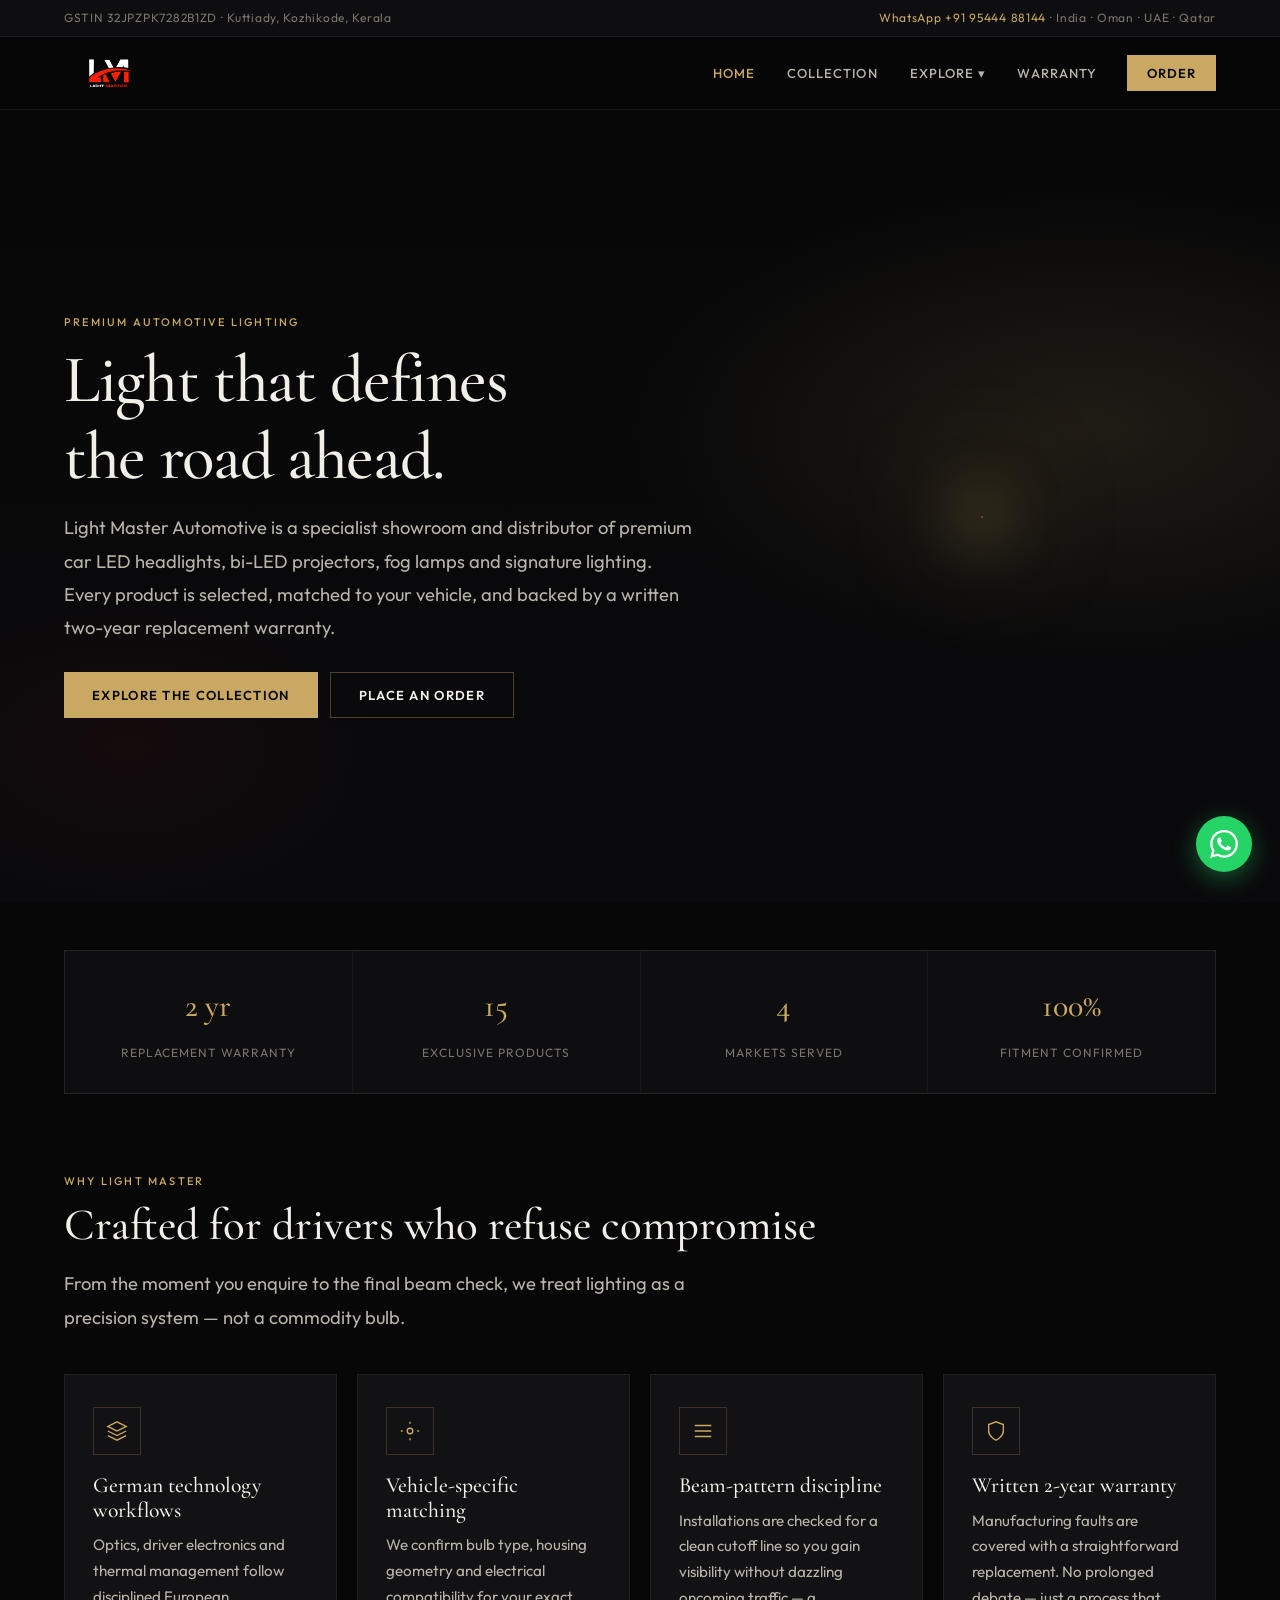
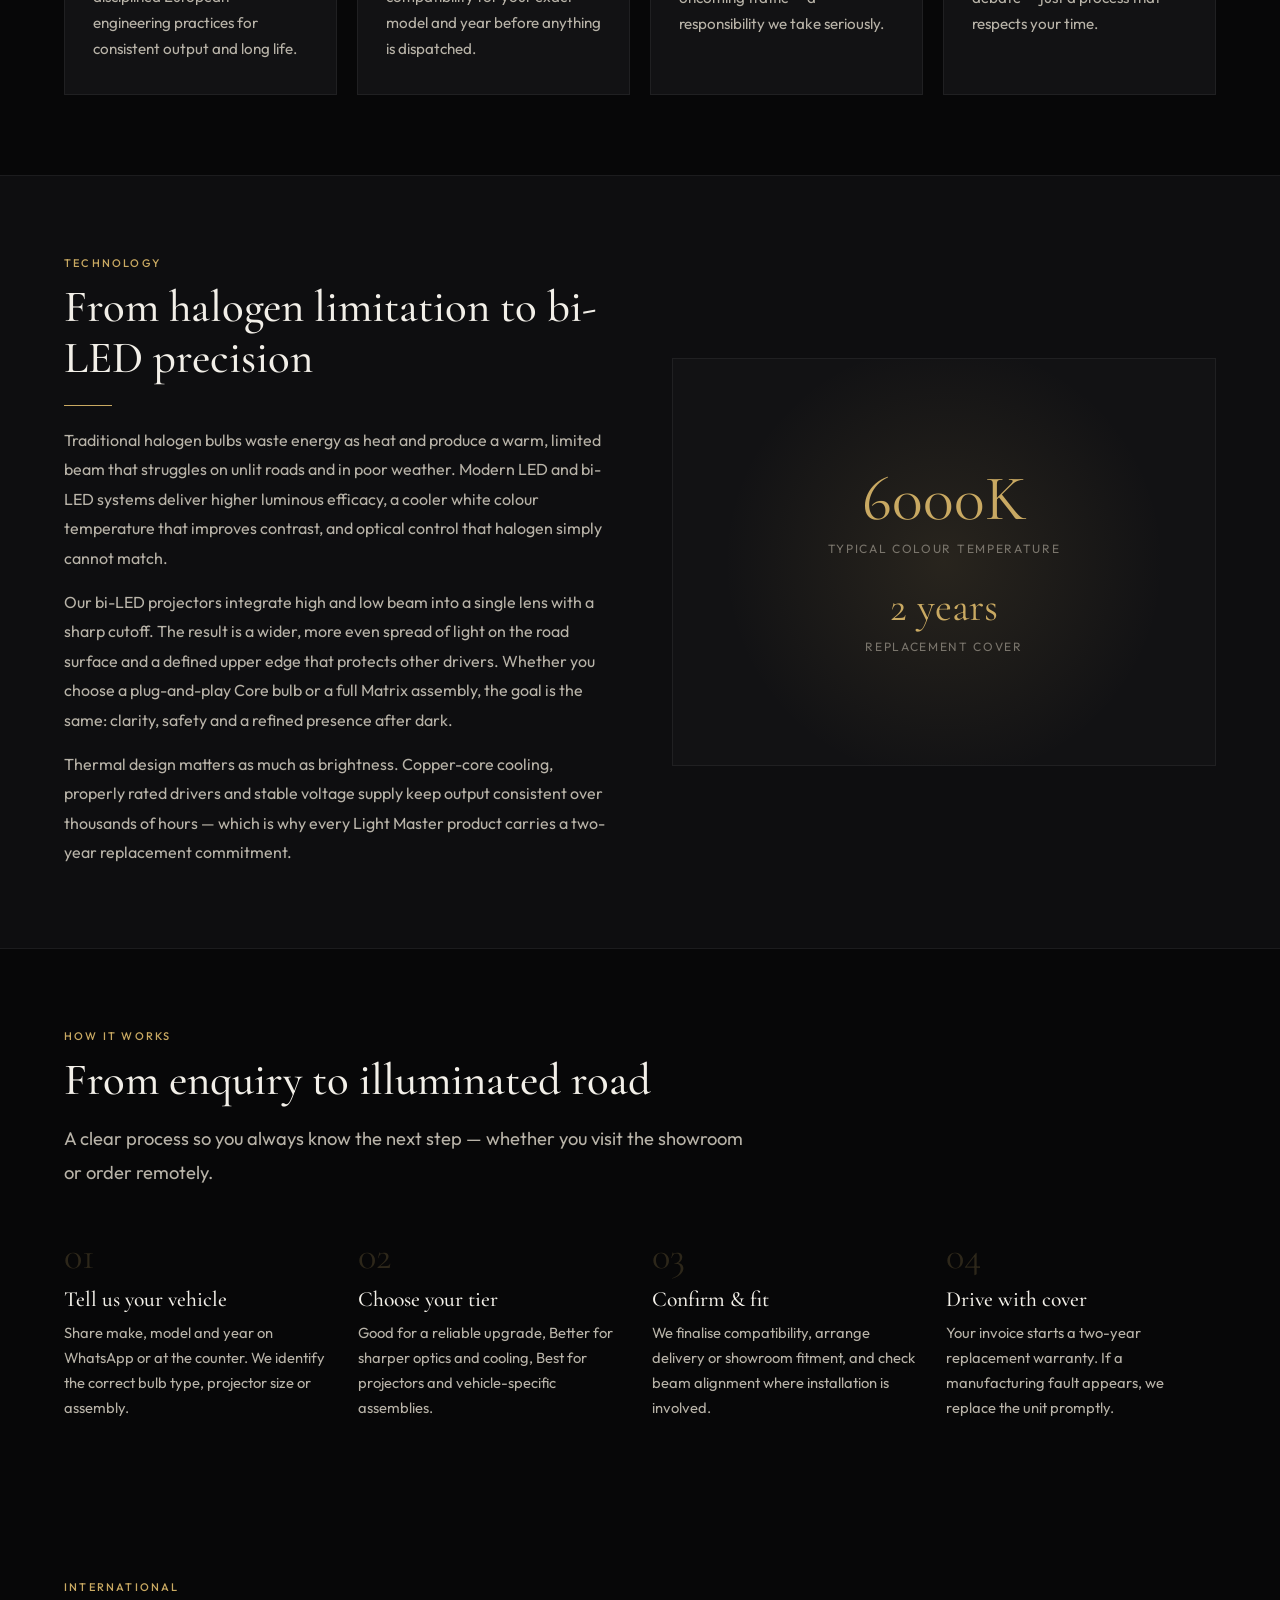
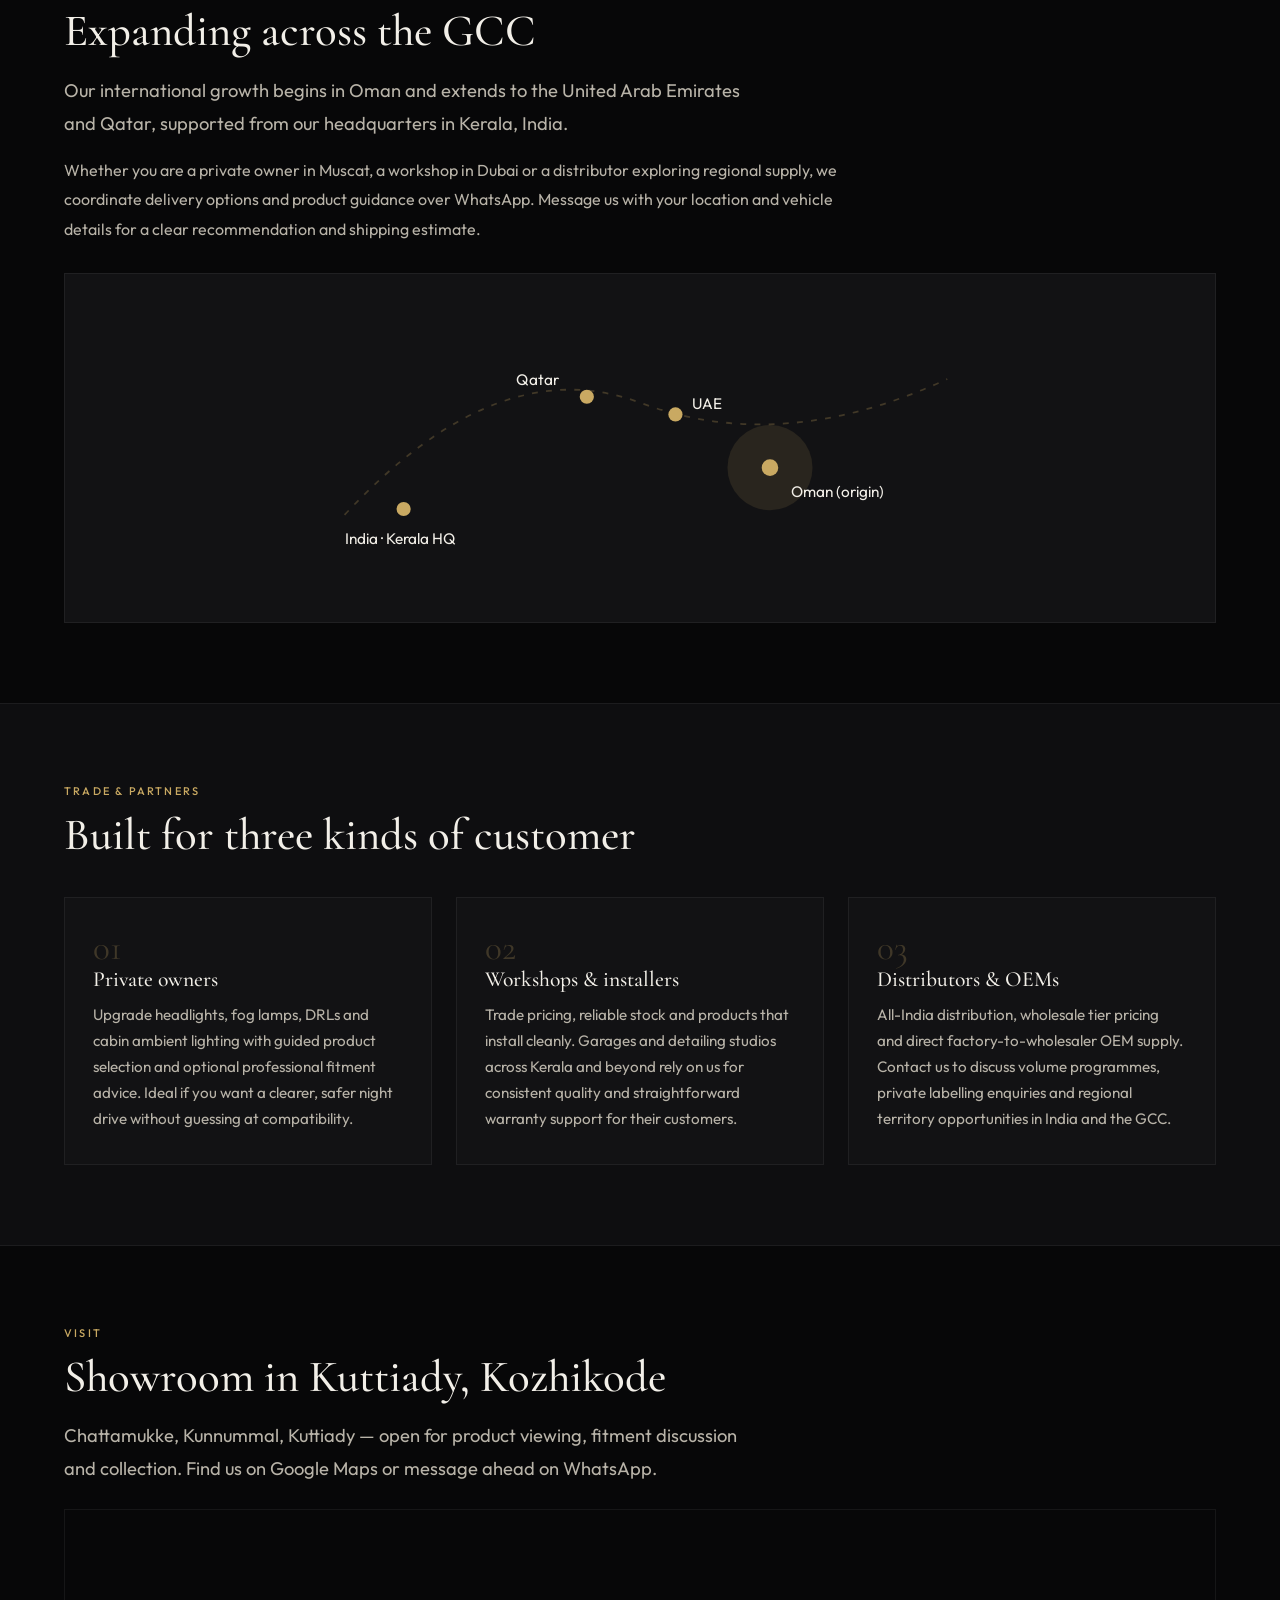
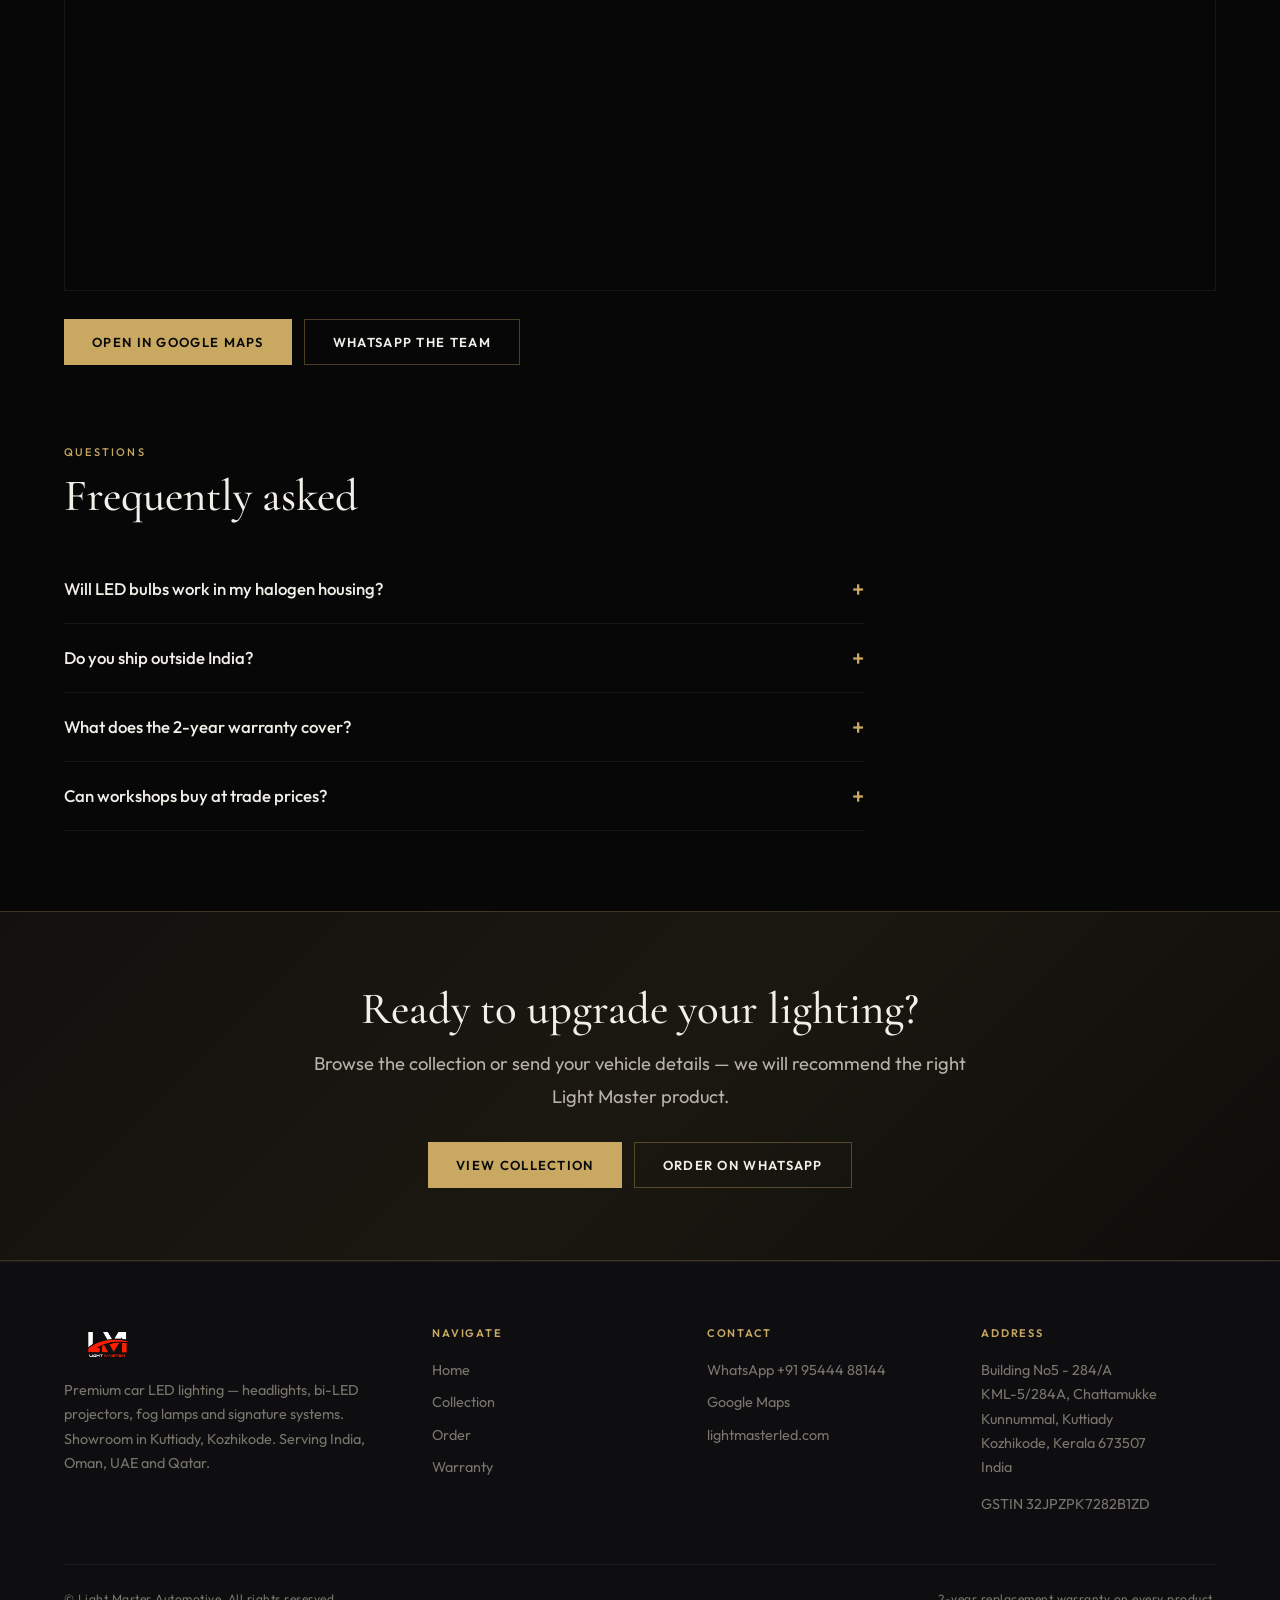
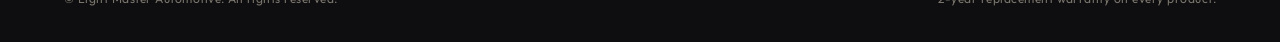
<file: index.html>
<!DOCTYPE html>
<html lang="en">
<head>
<meta charset="utf-8">
<meta name="viewport" content="width=device-width,initial-scale=1">
<title>Light Master Automotive | Luxury Car LED Lighting Kerala & GCC</title>
<meta name="description" content="Light Master Automotive — premium car LED headlights, bi-LED projectors, fog lamps and DRLs. German technology workflows, vehicle-specific fitment, 2-year replacement warranty. Showroom in Kuttiady, Kozhikode. Serving India, Oman, UAE and Qatar.">
<link rel="canonical" href="https://lightmasterled.com/">
<link rel="icon" href="logo.png">
<meta property="og:title" content="Light Master Automotive | Luxury Car LED Lighting Kerala & GCC">
<meta property="og:description" content="Premium car LED headlights, bi-LED projectors and DRLs. 2-year warranty. Kerala showroom. Serving India, Oman, UAE and Qatar.">
<meta property="og:image" content="https://lightmasterled.com/logo.png">
<meta property="og:url" content="https://lightmasterled.com/">
<meta property="og:type" content="website">
<meta property="og:site_name" content="Light Master Automotive">
<meta property="og:locale" content="en_IN">
<meta name="twitter:card" content="summary_large_image">
<meta name="robots" content="index,follow,max-image-preview:large">
<meta name="geo.region" content="IN-KL">
<meta name="geo.placename" content="Kuttiady, Kozhikode">
<meta name="author" content="Light Master Automotive">
<meta name="theme-color" content="#070708">
<link rel="preconnect" href="https://fonts.googleapis.com">
<link rel="preconnect" href="https://fonts.gstatic.com" crossorigin>
<link href="https://fonts.googleapis.com/css2?family=Cormorant+Garamond:wght@400;500;600&family=Outfit:wght@400;500;600&display=swap" rel="stylesheet">
<link rel="stylesheet" href="style.css">
<script type="application/ld+json">{"@context":"https://schema.org","@type":"AutoPartsStore","name":"Light Master Automotive","url":"https://lightmasterled.com/","logo":"https://lightmasterled.com/logo.png","telephone":"+919544488144","vatID":"32JPZPK7282B1ZD","address":{"@type":"PostalAddress","streetAddress":"KML-5/284A, Chattamukke, Kunnummal, Kuttiady","addressLocality":"Kozhikode","addressRegion":"Kerala","postalCode":"673507","addressCountry":"IN"},"hasMap":"https://maps.app.goo.gl/GedXwETA6AHzG5QW9","sameAs":["https://maps.app.goo.gl/GedXwETA6AHzG5QW9"],"priceRange":"INR","image":"https://lightmasterled.com/logo.png","areaServed":["India","Oman","United Arab Emirates","Qatar"],"description":"Premium car LED lighting specialist — headlights, bi-LED projectors, fog lamps, DRLs. 2-year replacement warranty."}</script>
<script type="application/ld+json">{"@context":"https://schema.org","@type":"BreadcrumbList","itemListElement":[{"@type":"ListItem","position":1,"name":"Home","item":"https://lightmasterled.com/"}]}</script>
<script type="application/ld+json">{"@context":"https://schema.org","@type":"FAQPage","mainEntity":[{"@type":"Question","name":"Will LED bulbs work in my halogen housing?","acceptedAnswer":{"@type":"Answer","text":"In many cases yes. Compatibility depends on bulb type, housing design and electrical system. Send your vehicle model and year on WhatsApp and we will confirm the correct product and any alignment requirements before you order."}},{"@type":"Question","name":"Do you ship outside India?","acceptedAnswer":{"@type":"Answer","text":"Yes. We actively serve customers in Oman, the United Arab Emirates and Qatar, in addition to all-India delivery from our Kerala headquarters."}},{"@type":"Question","name":"What does the 2-year warranty cover?","acceptedAnswer":{"@type":"Answer","text":"Manufacturing faults in bulbs, drivers and assemblies for two full years from the invoice date. We replace the product — we do not debate the claim when the fault is genuine."}}]}</script>
</head>
<body>

<div class="topbar">
  <div class="wrap">
    <span>GSTIN 32JPZPK7282B1ZD · Kuttiady, Kozhikode, Kerala</span>
    <span><a href="https://wa.me/919544488144" target="_blank" rel="noopener">WhatsApp +91 95444 88144</a> · India · Oman · UAE · Qatar</span>
  </div>
</div>

<header class="header">
  <div class="wrap">
    <a href="index.html" class="logo" aria-label="Light Master Automotive home"><img src="logo.png" alt="Light Master Automotive" width="100" height="42"></a>
    <nav class="nav" aria-label="Main">
      <a href="index.html" class="on">Home</a>
      <a href="products.html">Collection</a>
      <div class="nav-drop">
        <button aria-haspopup="true">Explore ▾</button>
        <ul>
          <li><a href="products.html#tiers">Good · Better · Best</a></li>
          <li><a href="index.html#technology">Technology</a></li>
          <li><a href="index.html#gcc">GCC presence</a></li>
          <li><a href="index.html#b2b">Wholesale &amp; OEM</a></li>
          <li><a href="warranty.html">Warranty</a></li>
        </ul>
      </div>
      <a href="warranty.html">Warranty</a>
      <a href="purchase.html" class="btn-nav">Order</a>
    </nav>
    <button class="menu-toggle" id="menuBtn" aria-label="Open menu">☰</button>
  </div>
  <nav class="mobile-nav" id="mobileNav" aria-label="Mobile">
    <a href="index.html" class="on">Home</a>
    <a href="products.html">Collection</a>
    <a href="index.html#technology">Technology</a>
    <a href="index.html#gcc">GCC presence</a>
    <a href="index.html#b2b">Wholesale &amp; OEM</a>
    <a href="warranty.html">Warranty</a>
    <a href="purchase.html">Order now</a>
  </nav>
</header>

<main>
  <section class="hero">
    <div class="wrap">
      <div>
        <p class="section-label">Premium automotive lighting</p>
        <h1>Light that defines<br>the road ahead.</h1>
        <p class="lead">Light Master Automotive is a specialist showroom and distributor of premium car LED headlights, bi-LED projectors, fog lamps and signature lighting. Every product is selected, matched to your vehicle, and backed by a written two-year replacement warranty.</p>
        <div class="btn-row">
          <a class="btn btn-gold" href="products.html">Explore the collection</a>
          <a class="btn btn-outline" href="purchase.html">Place an order</a>
        </div>
      </div>
      <div class="hero-visual" aria-hidden="true">
        <div class="orb-ring"></div>
        <div class="orb-ring"></div>
        <div class="orb-ring"></div>
        <div class="orb"></div>
      </div>
    </div>
  </section>

  <div class="wrap">
    <div class="stats">
      <div class="stat"><strong>2 yr</strong><span>Replacement warranty</span></div>
      <div class="stat"><strong>15</strong><span>Exclusive products</span></div>
      <div class="stat"><strong>4</strong><span>Markets served</span></div>
      <div class="stat"><strong>100%</strong><span>Fitment confirmed</span></div>
    </div>
  </div>

  <section>
    <div class="wrap">
      <p class="section-label">Why Light Master</p>
      <h2>Crafted for drivers who refuse compromise</h2>
      <p class="lead">From the moment you enquire to the final beam check, we treat lighting as a precision system — not a commodity bulb.</p>
      <div class="grid-4" style="margin-top:40px">
        <div class="card">
          <div class="icon"><svg viewBox="0 0 24 24"><path d="M12 2L2 7l10 5 10-5-10-5z"/><path d="M2 17l10 5 10-5"/><path d="M2 12l10 5 10-5"/></svg></div>
          <h3>German technology workflows</h3>
          <p>Optics, driver electronics and thermal management follow disciplined European engineering practices for consistent output and long life.</p>
        </div>
        <div class="card">
          <div class="icon"><svg viewBox="0 0 24 24"><circle cx="12" cy="12" r="3"/><path d="M12 2v2M12 20v2M2 12h2M20 12h2"/></svg></div>
          <h3>Vehicle-specific matching</h3>
          <p>We confirm bulb type, housing geometry and electrical compatibility for your exact model and year before anything is dispatched.</p>
        </div>
        <div class="card">
          <div class="icon"><svg viewBox="0 0 24 24"><path d="M3 12h18M3 6h18M3 18h18"/></svg></div>
          <h3>Beam-pattern discipline</h3>
          <p>Installations are checked for a clean cutoff line so you gain visibility without dazzling oncoming traffic — a responsibility we take seriously.</p>
        </div>
        <div class="card">
          <div class="icon"><svg viewBox="0 0 24 24"><path d="M12 22s8-4 8-10V5l-8-3-8 3v7c0 6 8 10 8 10z"/></svg></div>
          <h3>Written 2-year warranty</h3>
          <p>Manufacturing faults are covered with a straightforward replacement. No prolonged debate — just a process that respects your time.</p>
        </div>
      </div>
    </div>
  </section>

  <section id="technology" style="background:var(--bg-elev);border-top:1px solid var(--line);border-bottom:1px solid var(--line)">
    <div class="wrap">
      <div class="split">
        <div>
          <p class="section-label">Technology</p>
          <h2>From halogen limitation to bi-LED precision</h2>
          <div class="divider"></div>
          <p class="prose">Traditional halogen bulbs waste energy as heat and produce a warm, limited beam that struggles on unlit roads and in poor weather. Modern LED and bi-LED systems deliver higher luminous efficacy, a cooler white colour temperature that improves contrast, and optical control that halogen simply cannot match.</p>
          <p class="prose">Our bi-LED projectors integrate high and low beam into a single lens with a sharp cutoff. The result is a wider, more even spread of light on the road surface and a defined upper edge that protects other drivers. Whether you choose a plug-and-play Core bulb or a full Matrix assembly, the goal is the same: clarity, safety and a refined presence after dark.</p>
          <p class="prose">Thermal design matters as much as brightness. Copper-core cooling, properly rated drivers and stable voltage supply keep output consistent over thousands of hours — which is why every Light Master product carries a two-year replacement commitment.</p>
        </div>
        <div class="split-visual">
          <div class="inner">
            <div class="big">6000K</div>
            <div class="lbl">Typical colour temperature</div>
            <div class="big" style="margin-top:28px;font-size:2.6rem">2 years</div>
            <div class="lbl">Replacement cover</div>
          </div>
        </div>
      </div>
    </div>
  </section>

  <section>
    <div class="wrap">
      <p class="section-label">How it works</p>
      <h2>From enquiry to illuminated road</h2>
      <p class="lead">A clear process so you always know the next step — whether you visit the showroom or order remotely.</p>
      <div class="steps">
        <div class="step">
          <h3>Tell us your vehicle</h3>
          <p>Share make, model and year on WhatsApp or at the counter. We identify the correct bulb type, projector size or assembly.</p>
        </div>
        <div class="step">
          <h3>Choose your tier</h3>
          <p>Good for a reliable upgrade, Better for sharper optics and cooling, Best for projectors and vehicle-specific assemblies.</p>
        </div>
        <div class="step">
          <h3>Confirm &amp; fit</h3>
          <p>We finalise compatibility, arrange delivery or showroom fitment, and check beam alignment where installation is involved.</p>
        </div>
        <div class="step">
          <h3>Drive with cover</h3>
          <p>Your invoice starts a two-year replacement warranty. If a manufacturing fault appears, we replace the unit promptly.</p>
        </div>
      </div>
    </div>
  </section>

  <section id="gcc">
    <div class="wrap">
      <p class="section-label">International</p>
      <h2>Expanding across the GCC</h2>
      <p class="lead">Our international growth begins in Oman and extends to the United Arab Emirates and Qatar, supported from our headquarters in Kerala, India.</p>
      <p class="prose">Whether you are a private owner in Muscat, a workshop in Dubai or a distributor exploring regional supply, we coordinate delivery options and product guidance over WhatsApp. Message us with your location and vehicle details for a clear recommendation and shipping estimate.</p>
      <div class="gcc-panel">
        <svg viewBox="0 0 600 220" role="img" aria-label="Map of Light Master presence: India, Oman, UAE, Qatar">
          <path d="M50 170 Q180 30 300 75 T560 55" fill="none" stroke="rgba(201,169,98,0.25)" stroke-dasharray="5 7" stroke-width="1.5"/>
          <g font-family="Outfit,sans-serif" font-size="13" fill="#f2efe8">
            <circle cx="410" cy="130" r="36" fill="rgba(201,169,98,0.12)"/>
            <circle cx="410" cy="130" r="7" fill="#c9a962"/>
            <text x="428" y="155">Oman (origin)</text>
            <circle cx="330" cy="85" r="6" fill="#c9a962"/>
            <text x="344" y="80">UAE</text>
            <circle cx="255" cy="70" r="6" fill="#c9a962"/>
            <text x="195" y="60">Qatar</text>
            <circle cx="100" cy="165" r="6" fill="#c9a962"/>
            <text x="50" y="195">India · Kerala HQ</text>
          </g>
        </svg>
      </div>
    </div>
  </section>

  <section id="b2b" style="background:var(--bg-elev);border-top:1px solid var(--line);border-bottom:1px solid var(--line)">
    <div class="wrap">
      <p class="section-label">Trade &amp; partners</p>
      <h2>Built for three kinds of customer</h2>
      <div class="grid-3" style="margin-top:36px">
        <div class="card">
          <span class="num">01</span>
          <h3>Private owners</h3>
          <p>Upgrade headlights, fog lamps, DRLs and cabin ambient lighting with guided product selection and optional professional fitment advice. Ideal if you want a clearer, safer night drive without guessing at compatibility.</p>
        </div>
        <div class="card">
          <span class="num">02</span>
          <h3>Workshops &amp; installers</h3>
          <p>Trade pricing, reliable stock and products that install cleanly. Garages and detailing studios across Kerala and beyond rely on us for consistent quality and straightforward warranty support for their customers.</p>
        </div>
        <div class="card">
          <span class="num">03</span>
          <h3>Distributors &amp; OEMs</h3>
          <p>All-India distribution, wholesale tier pricing and direct factory-to-wholesaler OEM supply. Contact us to discuss volume programmes, private labelling enquiries and regional territory opportunities in India and the GCC.</p>
        </div>
      </div>
    </div>
  </section>

  <section>
    <div class="wrap">
      <p class="section-label">Visit</p>
      <h2>Showroom in Kuttiady, Kozhikode</h2>
      <p class="lead">Chattamukke, Kunnummal, Kuttiady — open for product viewing, fitment discussion and collection. Find us on Google Maps or message ahead on WhatsApp.</p>
      <div class="map-wrap">
        <iframe title="Light Master Automotive on Google Maps" loading="lazy" referrerpolicy="no-referrer-when-downgrade" src="https://www.google.com/maps?q=Light+Master+Automotive+Store+Chattamukke+Kunnummal+Kuttiady+673507&output=embed"></iframe>
      </div>
      <div class="btn-row">
        <a class="btn btn-gold" href="https://maps.app.goo.gl/GedXwETA6AHzG5QW9" target="_blank" rel="noopener">Open in Google Maps</a>
        <a class="btn btn-outline" href="https://wa.me/919544488144" target="_blank" rel="noopener">WhatsApp the team</a>
      </div>
    </div>
  </section>

  <section style="padding-top:0">
    <div class="wrap">
      <p class="section-label">Questions</p>
      <h2>Frequently asked</h2>
      <div class="faq">
        <details>
          <summary>Will LED bulbs work in my halogen housing?</summary>
          <p>In many cases yes. Compatibility depends on bulb type, housing design and the vehicle’s electrical system. A correctly chosen LED can improve brightness significantly, but the beam only stays safe and legal with proper alignment. Send your model and year on WhatsApp and we will advise the right product and any fitment notes.</p>
        </details>
        <details>
          <summary>Do you ship outside India?</summary>
          <p>Yes. We serve Oman, the United Arab Emirates and Qatar in addition to deliveries across India. Message us with your city and the products you need for delivery options and timing.</p>
        </details>
        <details>
          <summary>What does the 2-year warranty cover?</summary>
          <p>Manufacturing faults in bulbs, drivers and assemblies for two years from the invoice date. Physical damage, water ingress from incorrect fitting, and third-party modifications are not covered. Claims are handled via WhatsApp with your invoice details.</p>
        </details>
        <details>
          <summary>Can workshops buy at trade prices?</summary>
          <p>Yes. We support garages, detailing studios and installers with trade pricing and stock reliability. Contact us on WhatsApp with your business details to discuss terms.</p>
        </details>
      </div>
    </div>
  </section>

  <div class="cta-band">
    <div class="wrap">
      <h2>Ready to upgrade your lighting?</h2>
      <p class="lead">Browse the collection or send your vehicle details — we will recommend the right Light Master product.</p>
      <div class="btn-row" style="justify-content:center">
        <a class="btn btn-gold" href="products.html">View collection</a>
        <a class="btn btn-outline" href="purchase.html">Order on WhatsApp</a>
      </div>
    </div>
  </div>
</main>

<footer>
  <div class="wrap">
    <div class="footer-grid">
      <div class="footer-brand">
        <img src="logo.png" alt="Light Master Automotive" width="90" height="38">
        <p>Premium car LED lighting — headlights, bi-LED projectors, fog lamps and signature systems. Showroom in Kuttiady, Kozhikode. Serving India, Oman, UAE and Qatar.</p>
      </div>
      <div>
        <h4>Navigate</h4>
        <ul>
          <li><a href="index.html">Home</a></li>
          <li><a href="products.html">Collection</a></li>
          <li><a href="purchase.html">Order</a></li>
          <li><a href="warranty.html">Warranty</a></li>
        </ul>
      </div>
      <div>
        <h4>Contact</h4>
        <ul>
          <li><a href="https://wa.me/919544488144" target="_blank" rel="noopener">WhatsApp +91 95444 88144</a></li>
          <li><a href="https://maps.app.goo.gl/GedXwETA6AHzG5QW9" target="_blank" rel="noopener">Google Maps</a></li>
          <li>lightmasterled.com</li>
        </ul>
      </div>
      <div>
        <h4>Address</h4>
        <p>Building No5 - 284/A<br>KML-5/284A, Chattamukke<br>Kunnummal, Kuttiady<br>Kozhikode, Kerala 673507<br>India</p>
        <p style="margin-top:12px">GSTIN 32JPZPK7282B1ZD</p>
      </div>
    </div>
    <div class="footer-bottom">
      <span>© Light Master Automotive. All rights reserved.</span>
      <span>2-year replacement warranty on every product.</span>
    </div>
  </div>
</footer>

<a class="wa-float" href="https://wa.me/919544488144" target="_blank" rel="noopener" title="Chat on WhatsApp" aria-label="WhatsApp">
  <svg viewBox="0 0 24 24"><path d="M17.472 14.382c-.297-.149-1.758-.867-2.03-.967-.273-.099-.471-.148-.67.15-.197.297-.767.966-.94 1.164-.173.199-.347.223-.644.075-.297-.15-1.255-.463-2.39-1.475-.883-.788-1.48-1.761-1.653-2.059-.173-.297-.018-.458.13-.606.134-.133.298-.347.446-.52.149-.174.198-.298.298-.497.099-.198.05-.371-.025-.52-.075-.149-.669-1.612-.916-2.207-.242-.579-.487-.5-.669-.51-.173-.008-.371-.01-.57-.01-.198 0-.52.074-.792.372-.272.297-1.04 1.016-1.04 2.479 0 1.462 1.065 2.875 1.213 3.074.149.198 2.096 3.2 5.077 4.487.709.306 1.262.489 1.694.625.712.227 1.36.195 1.871.118.571-.085 1.758-.719 2.006-1.413.248-.694.248-1.289.173-1.413-.074-.124-.272-.198-.57-.347m-5.421 7.403h-.004a9.87 9.87 0 01-5.031-1.378l-.361-.214-3.741.982.998-3.648-.235-.374a9.86 9.86 0 01-1.51-5.26c.001-5.45 4.436-9.884 9.888-9.884 2.64 0 5.122 1.03 6.988 2.898a9.825 9.825 0 012.893 6.994c-.003 5.45-4.435 9.884-9.885 9.884m8.413-18.297A11.815 11.815 0 0012.05 0C5.495 0 .16 5.335.157 11.892c0 2.096.547 4.142 1.588 5.945L.057 24l6.305-1.654a11.882 11.882 0 005.683 1.448h.005c6.554 0 11.89-5.335 11.893-11.893a11.821 11.821 0 00-3.48-8.413z"/></svg>
</a>

<script src="app.js"></script>
</body>
</html>
</file>
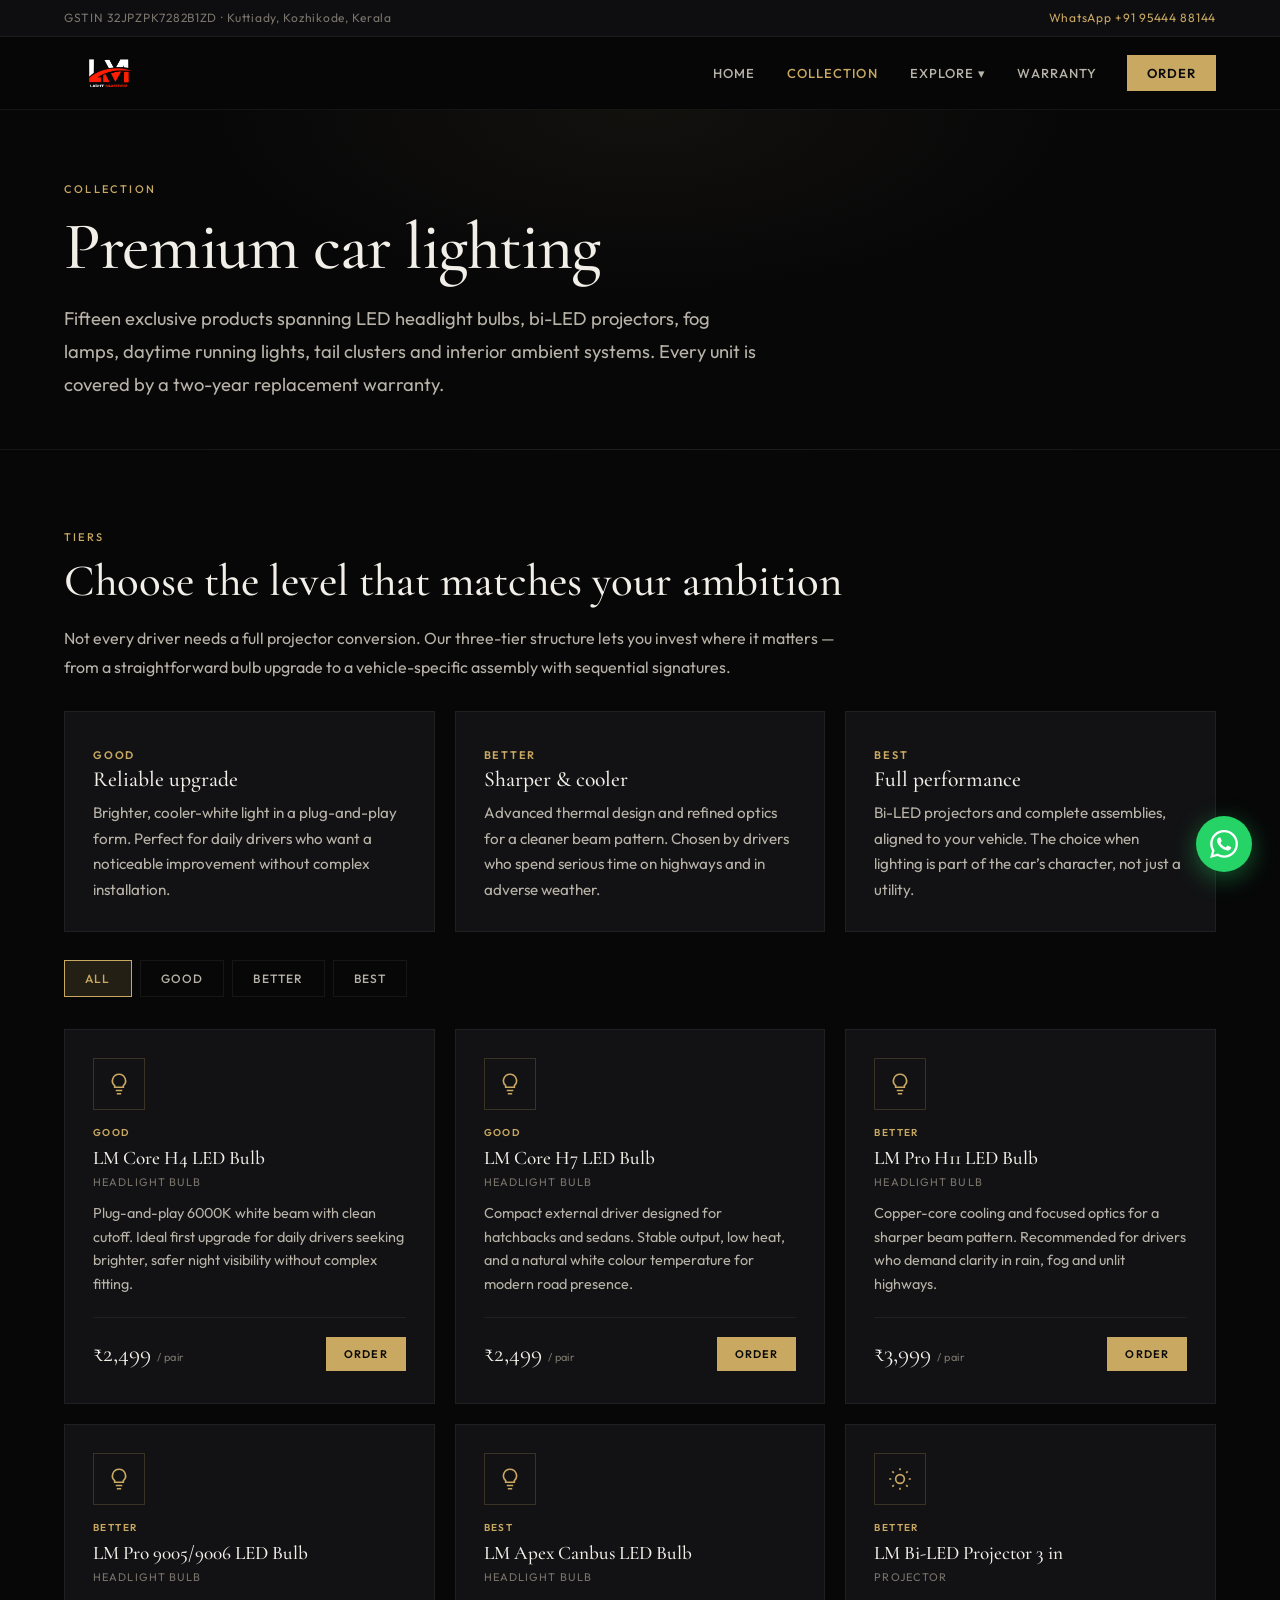
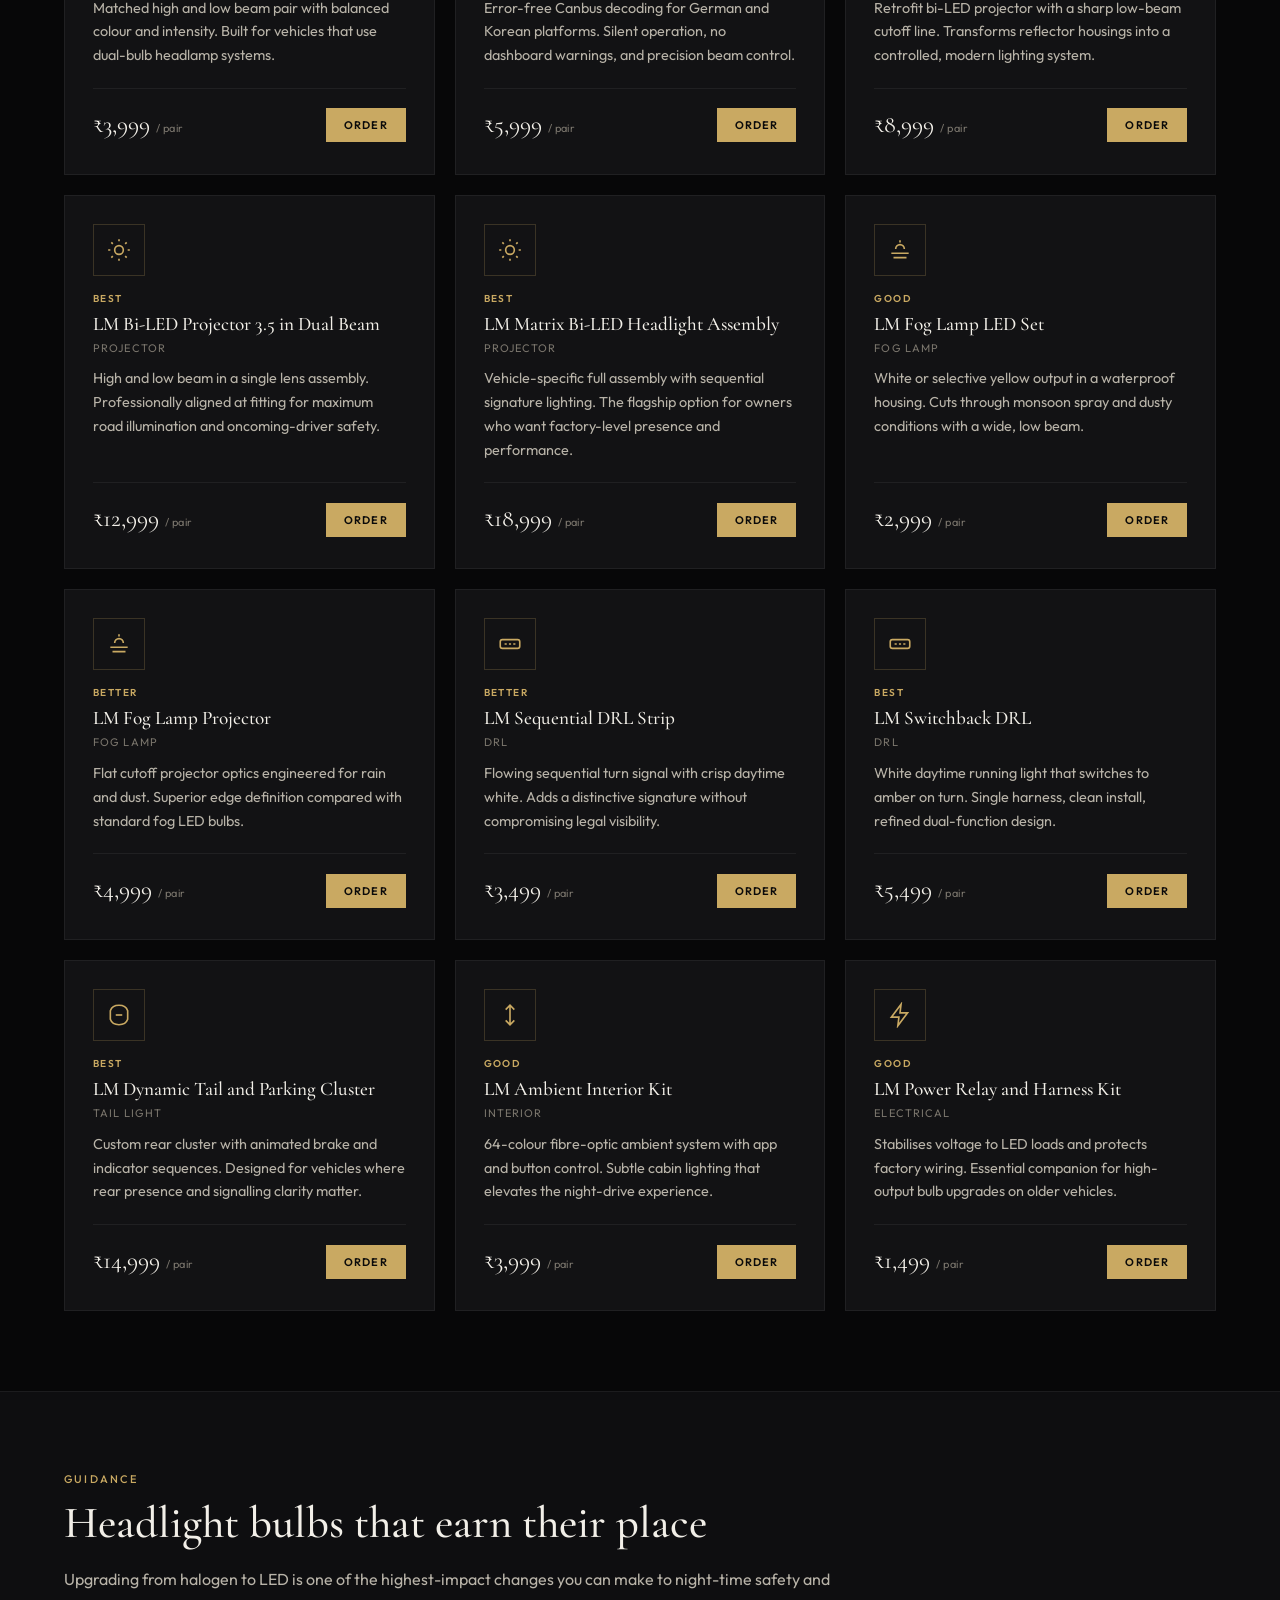
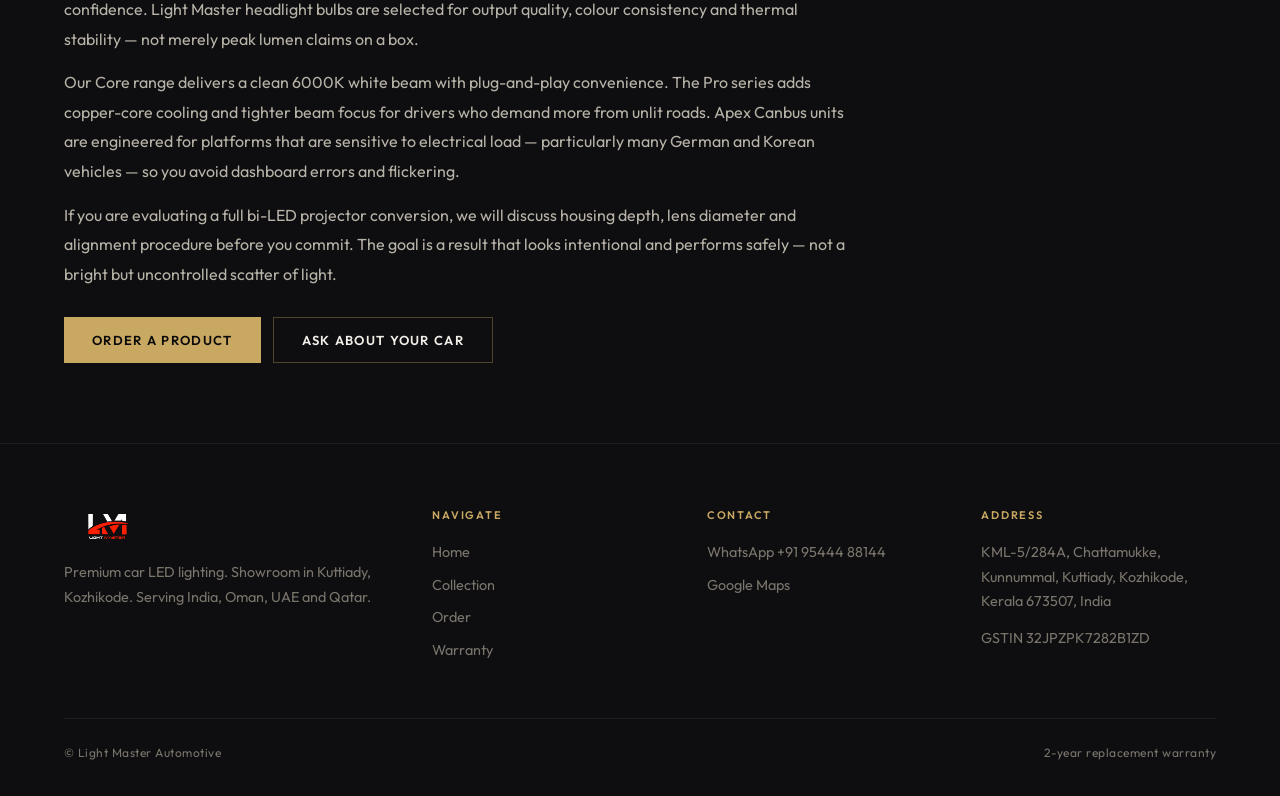
<file: products.html>
<!DOCTYPE html>
<html lang="en">
<head>
<meta charset="utf-8">
<meta name="viewport" content="width=device-width,initial-scale=1">
<title>Car LED Headlights &amp; Bi-LED Projectors | Light Master Collection</title>
<meta name="description" content="Browse 15 premium Light Master products: LED headlight bulbs, bi-LED projectors, fog lamps, DRLs, tail clusters and interior lighting. Good, Better and Best tiers. 2-year warranty.">
<link rel="canonical" href="https://lightmasterled.com/products.html">
<link rel="icon" href="logo.png">
<meta property="og:title" content="Car LED Headlights & Bi-LED Projectors | Light Master Collection">
<meta property="og:description" content="15 premium LED bulbs, bi-LED projectors, fog lamps and DRLs in Good, Better and Best tiers. 2-year warranty.">
<meta property="og:image" content="https://lightmasterled.com/logo.png">
<meta property="og:url" content="https://lightmasterled.com/products.html">
<meta property="og:type" content="website">
<meta property="og:site_name" content="Light Master Automotive">
<meta property="og:locale" content="en_IN">
<meta name="twitter:card" content="summary_large_image">
<meta name="robots" content="index,follow,max-image-preview:large">
<meta name="geo.region" content="IN-KL">
<meta name="author" content="Light Master Automotive">
<meta name="theme-color" content="#070708">
<link rel="preconnect" href="https://fonts.googleapis.com">
<link rel="preconnect" href="https://fonts.gstatic.com" crossorigin>
<link href="https://fonts.googleapis.com/css2?family=Cormorant+Garamond:wght@400;500;600&family=Outfit:wght@400;500;600&display=swap" rel="stylesheet">
<link rel="stylesheet" href="style.css">
<script type="application/ld+json">{"@context":"https://schema.org","@type":"BreadcrumbList","itemListElement":[{"@type":"ListItem","position":1,"name":"Home","item":"https://lightmasterled.com/"},{"@type":"ListItem","position":2,"name":"Collection","item":"https://lightmasterled.com/products.html"}]}</script>
<script type="application/ld+json">{"@context":"https://schema.org","@type":"ItemList","itemListElement":[{"@type":"ListItem","position":1,"item":{"@type":"Product","name":"LM Core H4 LED Bulb","sku":"LM-C01","category":"Headlight bulb","description":"Plug-and-play, 6000K white, clean cutoff","brand":{"@type":"Brand","name":"Light Master"},"offers":{"@type":"Offer","priceCurrency":"INR","price":"2499","availability":"https://schema.org/InStock","url":"https://lightmasterled.com/purchase.html?p=LM-C01"}}},{"@type":"ListItem","position":2,"item":{"@type":"Product","name":"LM Core H7 LED Bulb","sku":"LM-C02","offers":{"@type":"Offer","priceCurrency":"INR","price":"2499","availability":"https://schema.org/InStock"}}},{"@type":"ListItem","position":3,"item":{"@type":"Product","name":"LM Pro H11 LED Bulb","sku":"LM-P03","offers":{"@type":"Offer","priceCurrency":"INR","price":"3999","availability":"https://schema.org/InStock"}}},{"@type":"ListItem","position":4,"item":{"@type":"Product","name":"LM Pro 9005/9006 LED Bulb","sku":"LM-P04","offers":{"@type":"Offer","priceCurrency":"INR","price":"3999","availability":"https://schema.org/InStock"}}},{"@type":"ListItem","position":5,"item":{"@type":"Product","name":"LM Apex Canbus LED Bulb","sku":"LM-A05","offers":{"@type":"Offer","priceCurrency":"INR","price":"5999","availability":"https://schema.org/InStock"}}},{"@type":"ListItem","position":6,"item":{"@type":"Product","name":"LM Bi-LED Projector 3 in","sku":"LM-P06","offers":{"@type":"Offer","priceCurrency":"INR","price":"8999","availability":"https://schema.org/InStock"}}},{"@type":"ListItem","position":7,"item":{"@type":"Product","name":"LM Bi-LED Projector 3.5 in Dual Beam","sku":"LM-A07","offers":{"@type":"Offer","priceCurrency":"INR","price":"12999","availability":"https://schema.org/InStock"}}},{"@type":"ListItem","position":8,"item":{"@type":"Product","name":"LM Matrix Bi-LED Headlight Assembly","sku":"LM-A08","offers":{"@type":"Offer","priceCurrency":"INR","price":"18999","availability":"https://schema.org/InStock"}}},{"@type":"ListItem","position":9,"item":{"@type":"Product","name":"LM Fog Lamp LED Set","sku":"LM-C09","offers":{"@type":"Offer","priceCurrency":"INR","price":"2999","availability":"https://schema.org/InStock"}}},{"@type":"ListItem","position":10,"item":{"@type":"Product","name":"LM Fog Lamp Projector","sku":"LM-P10","offers":{"@type":"Offer","priceCurrency":"INR","price":"4999","availability":"https://schema.org/InStock"}}},{"@type":"ListItem","position":11,"item":{"@type":"Product","name":"LM Sequential DRL Strip","sku":"LM-P11","offers":{"@type":"Offer","priceCurrency":"INR","price":"3499","availability":"https://schema.org/InStock"}}},{"@type":"ListItem","position":12,"item":{"@type":"Product","name":"LM Switchback DRL","sku":"LM-A12","offers":{"@type":"Offer","priceCurrency":"INR","price":"5499","availability":"https://schema.org/InStock"}}},{"@type":"ListItem","position":13,"item":{"@type":"Product","name":"LM Dynamic Tail and Parking Cluster","sku":"LM-A13","offers":{"@type":"Offer","priceCurrency":"INR","price":"14999","availability":"https://schema.org/InStock"}}},{"@type":"ListItem","position":14,"item":{"@type":"Product","name":"LM Ambient Interior Kit","sku":"LM-C14","offers":{"@type":"Offer","priceCurrency":"INR","price":"3999","availability":"https://schema.org/InStock"}}},{"@type":"ListItem","position":15,"item":{"@type":"Product","name":"LM Power Relay and Harness Kit","sku":"LM-C15","offers":{"@type":"Offer","priceCurrency":"INR","price":"1499","availability":"https://schema.org/InStock"}}}]}</script>
</head>
<body>

<div class="topbar">
  <div class="wrap">
    <span>GSTIN 32JPZPK7282B1ZD · Kuttiady, Kozhikode, Kerala</span>
    <span><a href="https://wa.me/919544488144" target="_blank" rel="noopener">WhatsApp +91 95444 88144</a></span>
  </div>
</div>

<header class="header">
  <div class="wrap">
    <a href="index.html" class="logo" aria-label="Light Master Automotive home"><img src="logo.png" alt="Light Master Automotive" width="100" height="42"></a>
    <nav class="nav" aria-label="Main">
      <a href="index.html">Home</a>
      <a href="products.html" class="on">Collection</a>
      <div class="nav-drop">
        <button aria-haspopup="true">Explore ▾</button>
        <ul>
          <li><a href="products.html#tiers">Good · Better · Best</a></li>
          <li><a href="index.html#technology">Technology</a></li>
          <li><a href="index.html#gcc">GCC presence</a></li>
          <li><a href="index.html#b2b">Wholesale &amp; OEM</a></li>
          <li><a href="warranty.html">Warranty</a></li>
        </ul>
      </div>
      <a href="warranty.html">Warranty</a>
      <a href="purchase.html" class="btn-nav">Order</a>
    </nav>
    <button class="menu-toggle" id="menuBtn" aria-label="Open menu">☰</button>
  </div>
  <nav class="mobile-nav" id="mobileNav" aria-label="Mobile">
    <a href="index.html">Home</a>
    <a href="products.html" class="on">Collection</a>
    <a href="warranty.html">Warranty</a>
    <a href="purchase.html">Order now</a>
  </nav>
</header>

<main>
  <div class="page-hero">
    <div class="wrap">
      <p class="section-label">Collection</p>
      <h1>Premium car lighting</h1>
      <p class="lead">Fifteen exclusive products spanning LED headlight bulbs, bi-LED projectors, fog lamps, daytime running lights, tail clusters and interior ambient systems. Every unit is covered by a two-year replacement warranty.</p>
    </div>
  </div>

  <section id="tiers">
    <div class="wrap">
      <p class="section-label">Tiers</p>
      <h2>Choose the level that matches your ambition</h2>
      <p class="prose">Not every driver needs a full projector conversion. Our three-tier structure lets you invest where it matters — from a straightforward bulb upgrade to a vehicle-specific assembly with sequential signatures.</p>
      <div class="tier-cards">
        <div class="tier-card">
          <span class="label">Good</span>
          <h3>Reliable upgrade</h3>
          <p>Brighter, cooler-white light in a plug-and-play form. Perfect for daily drivers who want a noticeable improvement without complex installation.</p>
        </div>
        <div class="tier-card">
          <span class="label">Better</span>
          <h3>Sharper &amp; cooler</h3>
          <p>Advanced thermal design and refined optics for a cleaner beam pattern. Chosen by drivers who spend serious time on highways and in adverse weather.</p>
        </div>
        <div class="tier-card">
          <span class="label">Best</span>
          <h3>Full performance</h3>
          <p>Bi-LED projectors and complete assemblies, aligned to your vehicle. The choice when lighting is part of the car’s character, not just a utility.</p>
        </div>
      </div>

      <div class="filters" role="group" aria-label="Filter by tier">
        <button data-tier="All" aria-pressed="true">All</button>
        <button data-tier="Good" aria-pressed="false">Good</button>
        <button data-tier="Better" aria-pressed="false">Better</button>
        <button data-tier="Best" aria-pressed="false">Best</button>
      </div>

      <div class="product-grid" id="cat" aria-live="polite"></div>
    </div>
  </section>

  <section style="background:var(--bg-elev);border-top:1px solid var(--line)">
    <div class="wrap">
      <p class="section-label">Guidance</p>
      <h2>Headlight bulbs that earn their place</h2>
      <p class="prose">Upgrading from halogen to LED is one of the highest-impact changes you can make to night-time safety and confidence. Light Master headlight bulbs are selected for output quality, colour consistency and thermal stability — not merely peak lumen claims on a box.</p>
      <p class="prose">Our Core range delivers a clean 6000K white beam with plug-and-play convenience. The Pro series adds copper-core cooling and tighter beam focus for drivers who demand more from unlit roads. Apex Canbus units are engineered for platforms that are sensitive to electrical load — particularly many German and Korean vehicles — so you avoid dashboard errors and flickering.</p>
      <p class="prose">If you are evaluating a full bi-LED projector conversion, we will discuss housing depth, lens diameter and alignment procedure before you commit. The goal is a result that looks intentional and performs safely — not a bright but uncontrolled scatter of light.</p>
      <div class="btn-row">
        <a class="btn btn-gold" href="purchase.html">Order a product</a>
        <a class="btn btn-outline" href="https://wa.me/919544488144" target="_blank" rel="noopener">Ask about your car</a>
      </div>
    </div>
  </section>
</main>

<footer>
  <div class="wrap">
    <div class="footer-grid">
      <div class="footer-brand">
        <img src="logo.png" alt="Light Master Automotive" width="90" height="38">
        <p>Premium car LED lighting. Showroom in Kuttiady, Kozhikode. Serving India, Oman, UAE and Qatar.</p>
      </div>
      <div>
        <h4>Navigate</h4>
        <ul>
          <li><a href="index.html">Home</a></li>
          <li><a href="products.html">Collection</a></li>
          <li><a href="purchase.html">Order</a></li>
          <li><a href="warranty.html">Warranty</a></li>
        </ul>
      </div>
      <div>
        <h4>Contact</h4>
        <ul>
          <li><a href="https://wa.me/919544488144" target="_blank" rel="noopener">WhatsApp +91 95444 88144</a></li>
          <li><a href="https://maps.app.goo.gl/GedXwETA6AHzG5QW9" target="_blank" rel="noopener">Google Maps</a></li>
        </ul>
      </div>
      <div>
        <h4>Address</h4>
        <p>KML-5/284A, Chattamukke, Kunnummal, Kuttiady, Kozhikode, Kerala 673507, India</p>
        <p style="margin-top:12px">GSTIN 32JPZPK7282B1ZD</p>
      </div>
    </div>
    <div class="footer-bottom">
      <span>© Light Master Automotive</span>
      <span>2-year replacement warranty</span>
    </div>
  </div>
</footer>

<a class="wa-float" href="https://wa.me/919544488144" target="_blank" rel="noopener" title="Chat on WhatsApp" aria-label="WhatsApp">
  <svg viewBox="0 0 24 24"><path d="M17.472 14.382c-.297-.149-1.758-.867-2.03-.967-.273-.099-.471-.148-.67.15-.197.297-.767.966-.94 1.164-.173.199-.347.223-.644.075-.297-.15-1.255-.463-2.39-1.475-.883-.788-1.48-1.761-1.653-2.059-.173-.297-.018-.458.13-.606.134-.133.298-.347.446-.52.149-.174.198-.298.298-.497.099-.198.05-.371-.025-.52-.075-.149-.669-1.612-.916-2.207-.242-.579-.487-.5-.669-.51-.173-.008-.371-.01-.57-.01-.198 0-.52.074-.792.372-.272.297-1.04 1.016-1.04 2.479 0 1.462 1.065 2.875 1.213 3.074.149.198 2.096 3.2 5.077 4.487.709.306 1.262.489 1.694.625.712.227 1.36.195 1.871.118.571-.085 1.758-.719 2.006-1.413.248-.694.248-1.289.173-1.413-.074-.124-.272-.198-.57-.347m-5.421 7.403h-.004a9.87 9.87 0 01-5.031-1.378l-.361-.214-3.741.982.998-3.648-.235-.374a9.86 9.86 0 01-1.51-5.26c.001-5.45 4.436-9.884 9.888-9.884 2.64 0 5.122 1.03 6.988 2.898a9.825 9.825 0 012.893 6.994c-.003 5.45-4.435 9.884-9.885 9.884m8.413-18.297A11.815 11.815 0 0012.05 0C5.495 0 .16 5.335.157 11.892c0 2.096.547 4.142 1.588 5.945L.057 24l6.305-1.654a11.882 11.882 0 005.683 1.448h.005c6.554 0 11.89-5.335 11.893-11.893a11.821 11.821 0 00-3.48-8.413z"/></svg>
</a>

<script src="app.js"></script>
</body>
</html>
</file>
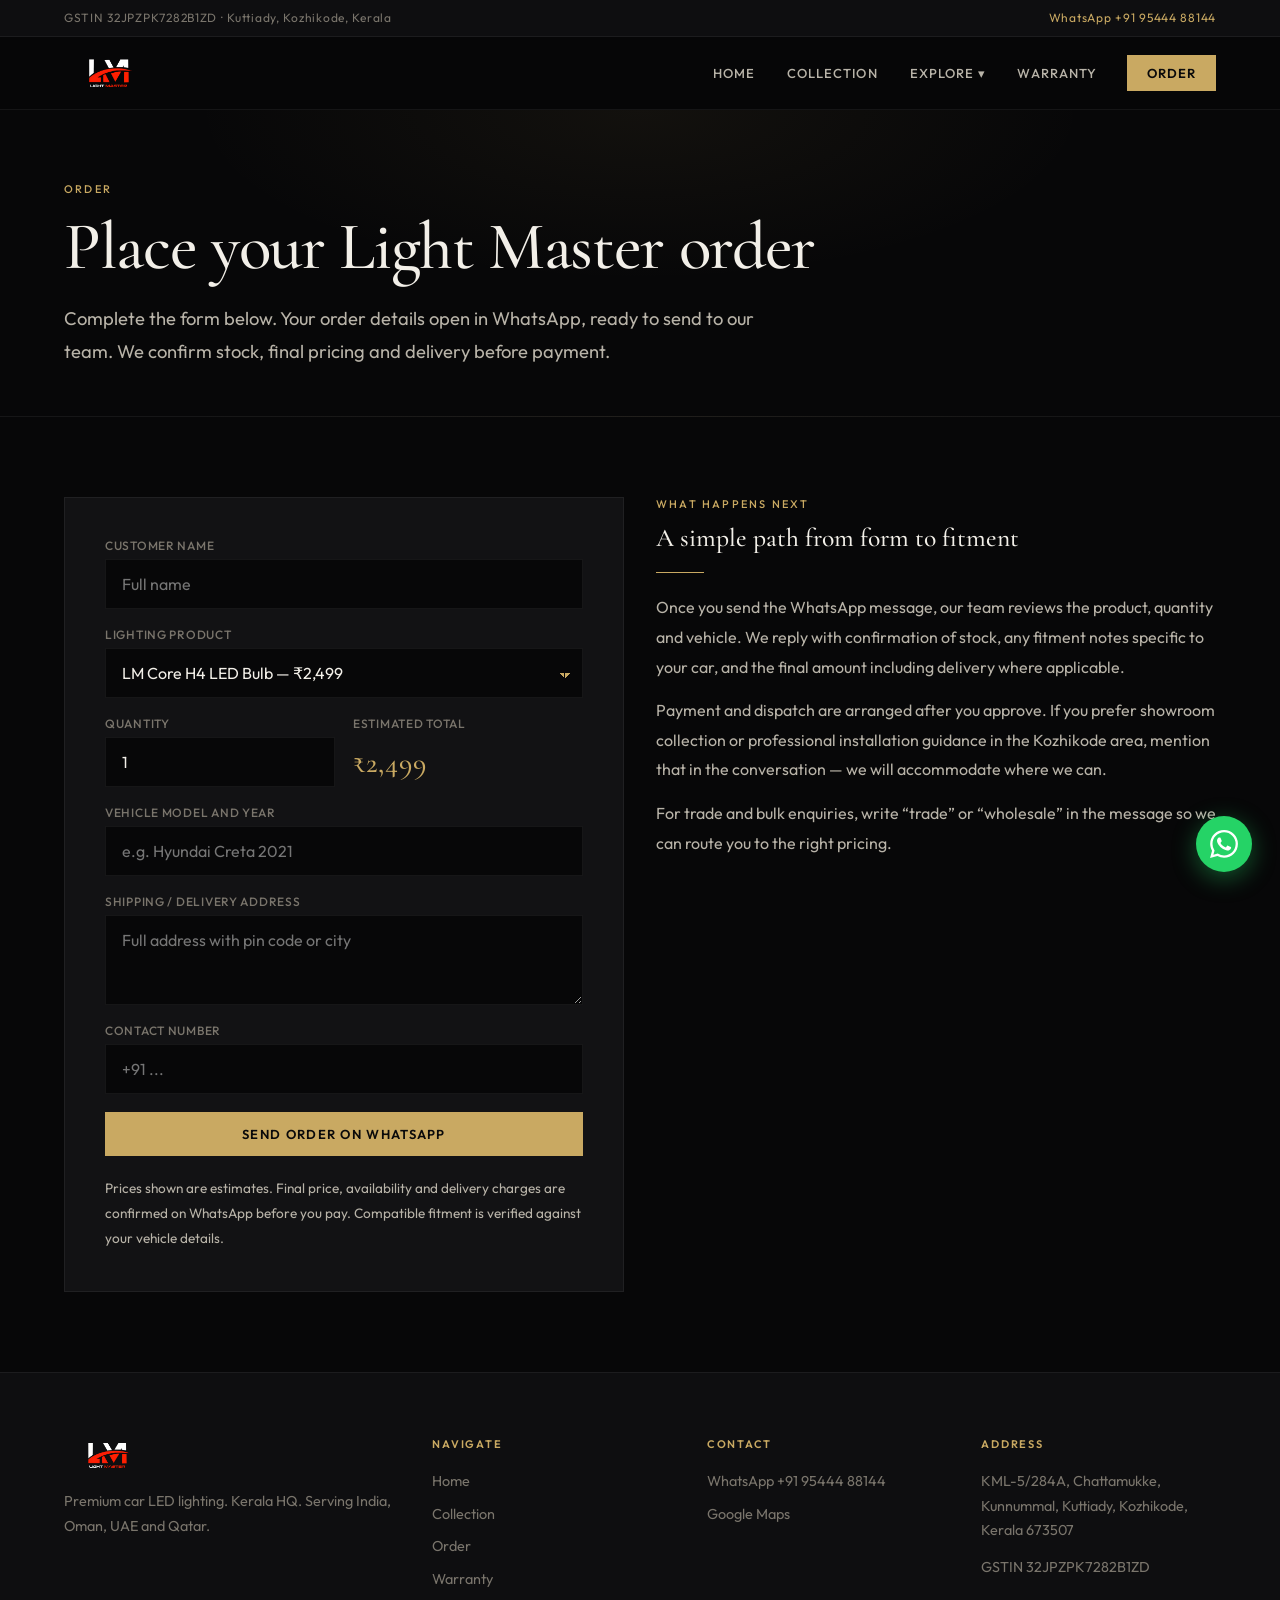
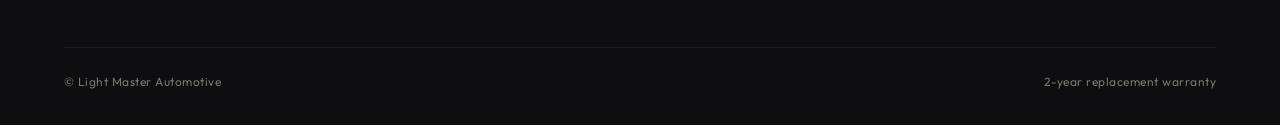
<file: purchase.html>
<!DOCTYPE html>
<html lang="en">
<head>
<meta charset="utf-8">
<meta name="viewport" content="width=device-width,initial-scale=1">
<title>Order Car LED Lights | Light Master Automotive</title>
<meta name="description" content="Order Light Master LED headlights, projectors, fog lamps and DRLs. Complete the form and send your order on WhatsApp. Delivery across India and the GCC.">
<link rel="canonical" href="https://lightmasterled.com/purchase.html">
<link rel="icon" href="logo.png">
<meta property="og:title" content="Order Car LED Lights | Light Master Automotive">
<meta property="og:description" content="Order LED headlights, fog lamps and DRLs with a price estimate. Send on WhatsApp. India and GCC delivery.">
<meta property="og:image" content="https://lightmasterled.com/logo.png">
<meta property="og:url" content="https://lightmasterled.com/purchase.html">
<meta property="og:type" content="website">
<meta property="og:site_name" content="Light Master Automotive">
<meta name="robots" content="index,follow">
<meta name="theme-color" content="#070708">
<link rel="preconnect" href="https://fonts.googleapis.com">
<link rel="preconnect" href="https://fonts.gstatic.com" crossorigin>
<link href="https://fonts.googleapis.com/css2?family=Cormorant+Garamond:wght@400;500;600&family=Outfit:wght@400;500;600&display=swap" rel="stylesheet">
<link rel="stylesheet" href="style.css">
<script type="application/ld+json">{"@context":"https://schema.org","@type":"BreadcrumbList","itemListElement":[{"@type":"ListItem","position":1,"name":"Home","item":"https://lightmasterled.com/"},{"@type":"ListItem","position":2,"name":"Order","item":"https://lightmasterled.com/purchase.html"}]}</script>
</head>
<body>

<div class="topbar">
  <div class="wrap">
    <span>GSTIN 32JPZPK7282B1ZD · Kuttiady, Kozhikode, Kerala</span>
    <span><a href="https://wa.me/919544488144" target="_blank" rel="noopener">WhatsApp +91 95444 88144</a></span>
  </div>
</div>

<header class="header">
  <div class="wrap">
    <a href="index.html" class="logo" aria-label="Light Master Automotive home"><img src="logo.png" alt="Light Master Automotive" width="100" height="42"></a>
    <nav class="nav" aria-label="Main">
      <a href="index.html">Home</a>
      <a href="products.html">Collection</a>
      <div class="nav-drop">
        <button aria-haspopup="true">Explore ▾</button>
        <ul>
          <li><a href="products.html#tiers">Good · Better · Best</a></li>
          <li><a href="index.html#technology">Technology</a></li>
          <li><a href="warranty.html">Warranty</a></li>
        </ul>
      </div>
      <a href="warranty.html">Warranty</a>
      <a href="purchase.html" class="btn-nav on">Order</a>
    </nav>
    <button class="menu-toggle" id="menuBtn" aria-label="Open menu">☰</button>
  </div>
  <nav class="mobile-nav" id="mobileNav" aria-label="Mobile">
    <a href="index.html">Home</a>
    <a href="products.html">Collection</a>
    <a href="warranty.html">Warranty</a>
    <a href="purchase.html" class="on">Order now</a>
  </nav>
</header>

<main>
  <div class="page-hero">
    <div class="wrap">
      <p class="section-label">Order</p>
      <h1>Place your Light Master order</h1>
      <p class="lead">Complete the form below. Your order details open in WhatsApp, ready to send to our team. We confirm stock, final pricing and delivery before payment.</p>
    </div>
  </div>

  <section>
    <div class="wrap">
      <div class="grid-2">
        <div class="form-panel">
          <form id="pf">
            <label>Customer name<input name="name" required autocomplete="name" placeholder="Full name"></label>
            <label>Lighting product<select id="variant" name="variant"></select></label>
            <div class="form-row">
              <label>Quantity<input id="qty" name="qty" type="number" min="1" value="1" required></label>
              <label>Estimated total<span class="est-box" id="est">—</span></label>
            </div>
            <label>Vehicle model and year<input name="vehicle" required placeholder="e.g. Hyundai Creta 2021"></label>
            <label>Shipping / delivery address<textarea name="address" rows="3" required autocomplete="street-address" placeholder="Full address with pin code or city"></textarea></label>
            <label>Contact number<input name="phone" type="tel" required autocomplete="tel" pattern="[+0-9 ]{8,16}" placeholder="+91 ..."></label>
            <button class="btn btn-gold" type="submit" style="width:100%">Send order on WhatsApp</button>
          </form>
          <div id="fb" role="status"></div>
          <p class="prose" style="font-size:0.85rem;margin-top:20px;max-width:none">Prices shown are estimates. Final price, availability and delivery charges are confirmed on WhatsApp before you pay. Compatible fitment is verified against your vehicle details.</p>
        </div>
        <div>
          <p class="section-label">What happens next</p>
          <h2 style="font-size:1.6rem">A simple path from form to fitment</h2>
          <div class="divider"></div>
          <p class="prose">Once you send the WhatsApp message, our team reviews the product, quantity and vehicle. We reply with confirmation of stock, any fitment notes specific to your car, and the final amount including delivery where applicable.</p>
          <p class="prose">Payment and dispatch are arranged after you approve. If you prefer showroom collection or professional installation guidance in the Kozhikode area, mention that in the conversation — we will accommodate where we can.</p>
          <p class="prose">For trade and bulk enquiries, write “trade” or “wholesale” in the message so we can route you to the right pricing.</p>
        </div>
      </div>
    </div>
  </section>
</main>

<footer>
  <div class="wrap">
    <div class="footer-grid">
      <div class="footer-brand">
        <img src="logo.png" alt="Light Master Automotive" width="90" height="38">
        <p>Premium car LED lighting. Kerala HQ. Serving India, Oman, UAE and Qatar.</p>
      </div>
      <div>
        <h4>Navigate</h4>
        <ul>
          <li><a href="index.html">Home</a></li>
          <li><a href="products.html">Collection</a></li>
          <li><a href="purchase.html">Order</a></li>
          <li><a href="warranty.html">Warranty</a></li>
        </ul>
      </div>
      <div>
        <h4>Contact</h4>
        <ul>
          <li><a href="https://wa.me/919544488144" target="_blank" rel="noopener">WhatsApp +91 95444 88144</a></li>
          <li><a href="https://maps.app.goo.gl/GedXwETA6AHzG5QW9" target="_blank" rel="noopener">Google Maps</a></li>
        </ul>
      </div>
      <div>
        <h4>Address</h4>
        <p>KML-5/284A, Chattamukke, Kunnummal, Kuttiady, Kozhikode, Kerala 673507</p>
        <p style="margin-top:12px">GSTIN 32JPZPK7282B1ZD</p>
      </div>
    </div>
    <div class="footer-bottom">
      <span>© Light Master Automotive</span>
      <span>2-year replacement warranty</span>
    </div>
  </div>
</footer>

<a class="wa-float" href="https://wa.me/919544488144" target="_blank" rel="noopener" title="Chat on WhatsApp" aria-label="WhatsApp">
  <svg viewBox="0 0 24 24"><path d="M17.472 14.382c-.297-.149-1.758-.867-2.03-.967-.273-.099-.471-.148-.67.15-.197.297-.767.966-.94 1.164-.173.199-.347.223-.644.075-.297-.15-1.255-.463-2.39-1.475-.883-.788-1.48-1.761-1.653-2.059-.173-.297-.018-.458.13-.606.134-.133.298-.347.446-.52.149-.174.198-.298.298-.497.099-.198.05-.371-.025-.52-.075-.149-.669-1.612-.916-2.207-.242-.579-.487-.5-.669-.51-.173-.008-.371-.01-.57-.01-.198 0-.52.074-.792.372-.272.297-1.04 1.016-1.04 2.479 0 1.462 1.065 2.875 1.213 3.074.149.198 2.096 3.2 5.077 4.487.709.306 1.262.489 1.694.625.712.227 1.36.195 1.871.118.571-.085 1.758-.719 2.006-1.413.248-.694.248-1.289.173-1.413-.074-.124-.272-.198-.57-.347m-5.421 7.403h-.004a9.87 9.87 0 01-5.031-1.378l-.361-.214-3.741.982.998-3.648-.235-.374a9.86 9.86 0 01-1.51-5.26c.001-5.45 4.436-9.884 9.888-9.884 2.64 0 5.122 1.03 6.988 2.898a9.825 9.825 0 012.893 6.994c-.003 5.45-4.435 9.884-9.885 9.884m8.413-18.297A11.815 11.815 0 0012.05 0C5.495 0 .16 5.335.157 11.892c0 2.096.547 4.142 1.588 5.945L.057 24l6.305-1.654a11.882 11.882 0 005.683 1.448h.005c6.554 0 11.89-5.335 11.893-11.893a11.821 11.821 0 00-3.48-8.413z"/></svg>
</a>

<script src="app.js"></script>
</body>
</html>
</file>
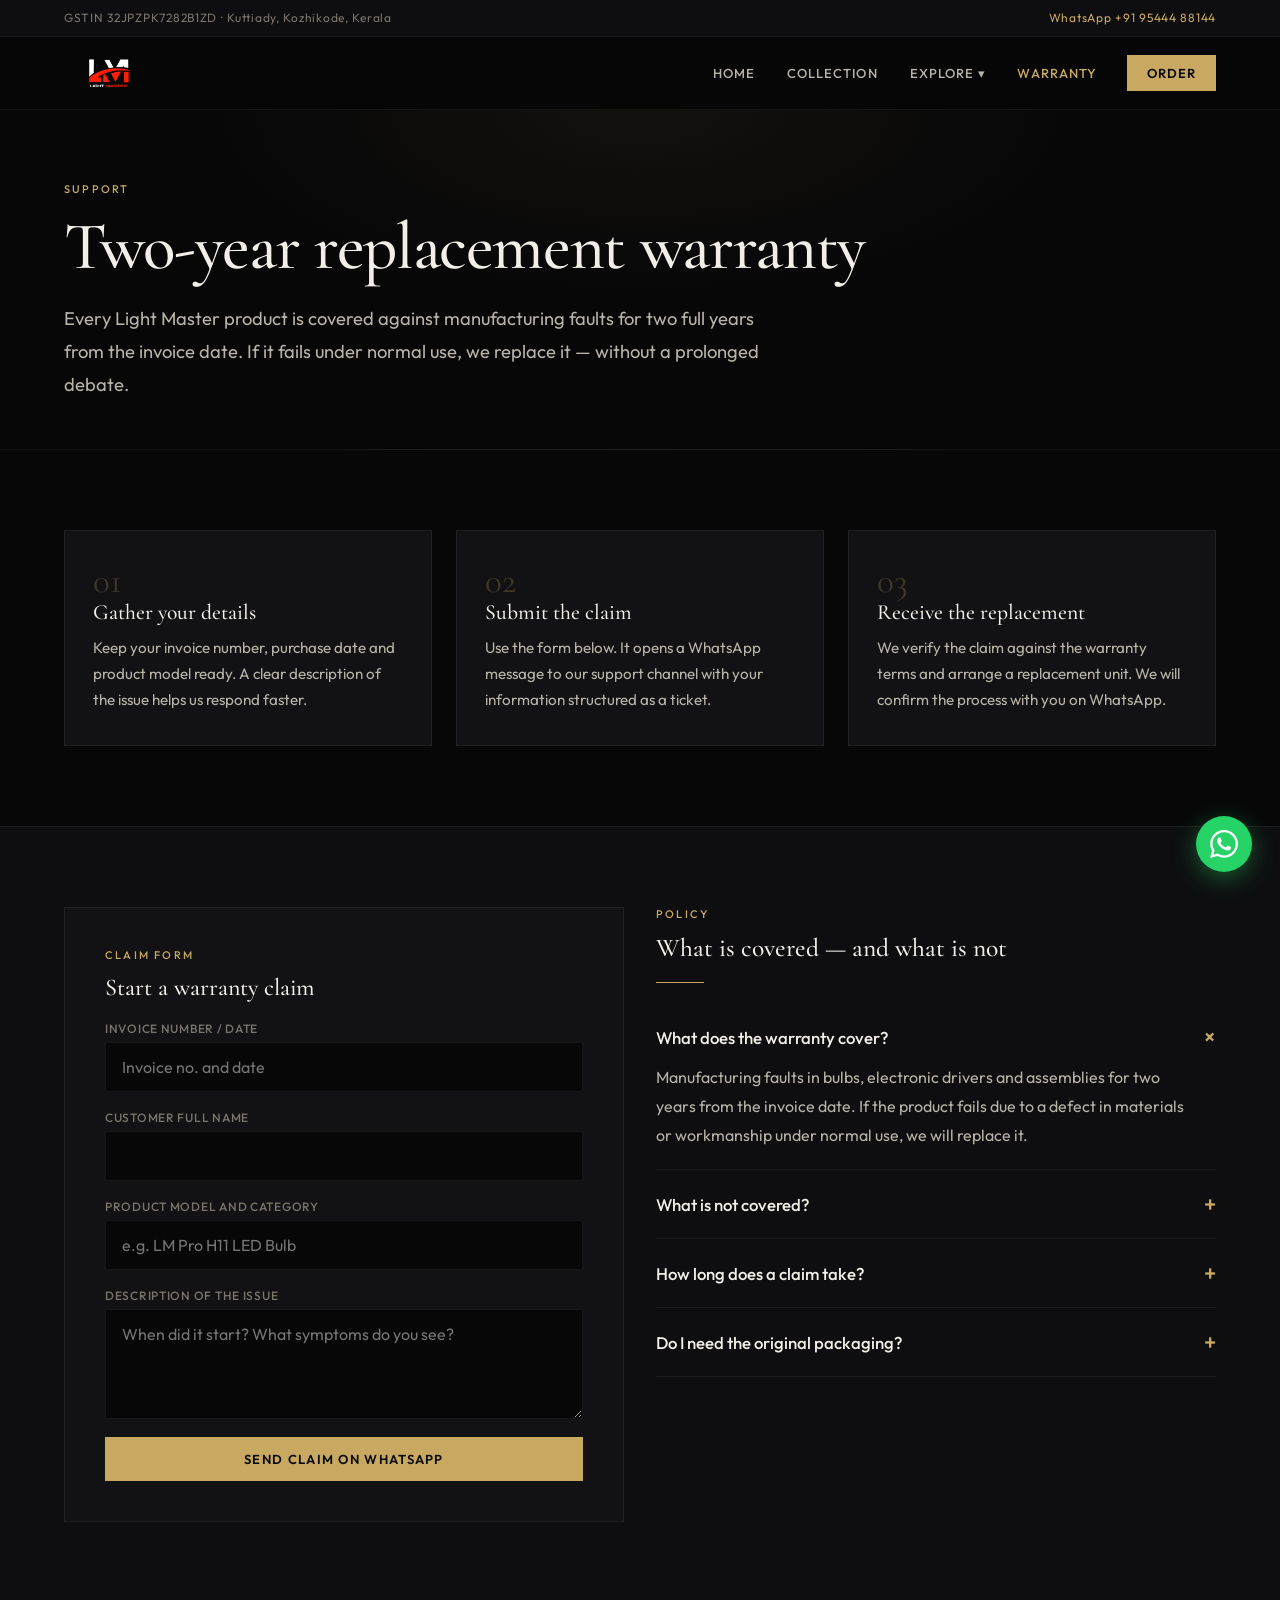
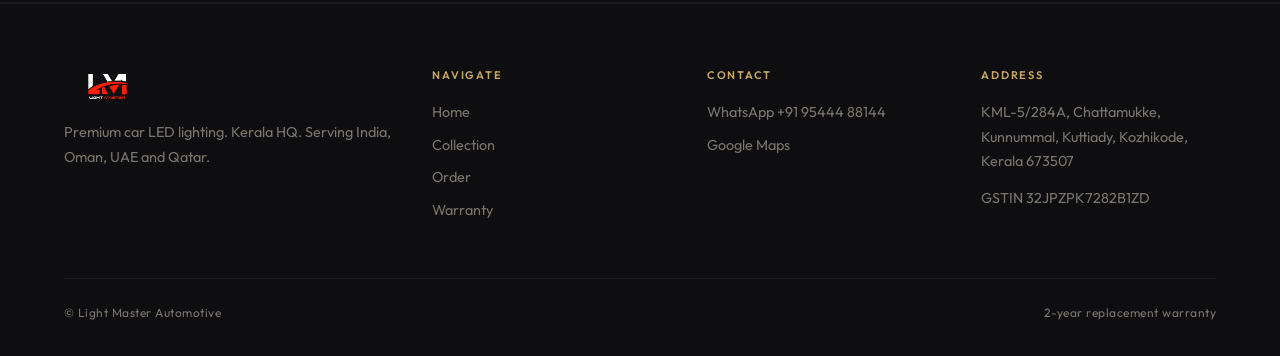
<file: warranty.html>
<!DOCTYPE html>
<html lang="en">
<head>
<meta charset="utf-8">
<meta name="viewport" content="width=device-width,initial-scale=1">
<title>2-Year Replacement Warranty | Light Master Automotive</title>
<meta name="description" content="Claim your 2-year Light Master replacement warranty. Submit invoice and issue details via WhatsApp. Covers manufacturing faults on bulbs, drivers and assemblies.">
<link rel="canonical" href="https://lightmasterled.com/warranty.html">
<link rel="icon" href="logo.png">
<meta property="og:title" content="2-Year Replacement Warranty | Light Master Automotive">
<meta property="og:description" content="Claim your 2-year replacement warranty on Light Master car lights. Submit via WhatsApp.">
<meta property="og:image" content="https://lightmasterled.com/logo.png">
<meta property="og:url" content="https://lightmasterled.com/warranty.html">
<meta property="og:type" content="website">
<meta property="og:site_name" content="Light Master Automotive">
<meta name="robots" content="index,follow">
<meta name="theme-color" content="#070708">
<link rel="preconnect" href="https://fonts.googleapis.com">
<link rel="preconnect" href="https://fonts.gstatic.com" crossorigin>
<link href="https://fonts.googleapis.com/css2?family=Cormorant+Garamond:wght@400;500;600&family=Outfit:wght@400;500;600&display=swap" rel="stylesheet">
<link rel="stylesheet" href="style.css">
<script type="application/ld+json">{"@context":"https://schema.org","@type":"BreadcrumbList","itemListElement":[{"@type":"ListItem","position":1,"name":"Home","item":"https://lightmasterled.com/"},{"@type":"ListItem","position":2,"name":"Warranty","item":"https://lightmasterled.com/warranty.html"}]}</script>
<script type="application/ld+json">{"@context":"https://schema.org","@type":"FAQPage","mainEntity":[{"@type":"Question","name":"What does the warranty cover?","acceptedAnswer":{"@type":"Answer","text":"Manufacturing faults in bulbs, drivers and assemblies for 2 years from the invoice date."}},{"@type":"Question","name":"What is not covered?","acceptedAnswer":{"@type":"Answer","text":"Physical damage, water entry from incorrect fitting, and modification by third parties."}},{"@type":"Question","name":"How long does a claim take?","acceptedAnswer":{"@type":"Answer","text":"We reply on WhatsApp after you submit the ticket and confirm the next step with you."}}]}</script>
</head>
<body>

<div class="topbar">
  <div class="wrap">
    <span>GSTIN 32JPZPK7282B1ZD · Kuttiady, Kozhikode, Kerala</span>
    <span><a href="https://wa.me/919544488144" target="_blank" rel="noopener">WhatsApp +91 95444 88144</a></span>
  </div>
</div>

<header class="header">
  <div class="wrap">
    <a href="index.html" class="logo" aria-label="Light Master Automotive home"><img src="logo.png" alt="Light Master Automotive" width="100" height="42"></a>
    <nav class="nav" aria-label="Main">
      <a href="index.html">Home</a>
      <a href="products.html">Collection</a>
      <div class="nav-drop">
        <button aria-haspopup="true">Explore ▾</button>
        <ul>
          <li><a href="products.html#tiers">Good · Better · Best</a></li>
          <li><a href="index.html#technology">Technology</a></li>
          <li><a href="warranty.html#faq">Warranty FAQ</a></li>
        </ul>
      </div>
      <a href="warranty.html" class="on">Warranty</a>
      <a href="purchase.html" class="btn-nav">Order</a>
    </nav>
    <button class="menu-toggle" id="menuBtn" aria-label="Open menu">☰</button>
  </div>
  <nav class="mobile-nav" id="mobileNav" aria-label="Mobile">
    <a href="index.html">Home</a>
    <a href="products.html">Collection</a>
    <a href="warranty.html" class="on">Warranty</a>
    <a href="purchase.html">Order now</a>
  </nav>
</header>

<main>
  <div class="page-hero">
    <div class="wrap">
      <p class="section-label">Support</p>
      <h1>Two-year replacement warranty</h1>
      <p class="lead">Every Light Master product is covered against manufacturing faults for two full years from the invoice date. If it fails under normal use, we replace it — without a prolonged debate.</p>
    </div>
  </div>

  <section>
    <div class="wrap">
      <div class="grid-3">
        <div class="card">
          <span class="num">01</span>
          <h3>Gather your details</h3>
          <p>Keep your invoice number, purchase date and product model ready. A clear description of the issue helps us respond faster.</p>
        </div>
        <div class="card">
          <span class="num">02</span>
          <h3>Submit the claim</h3>
          <p>Use the form below. It opens a WhatsApp message to our support channel with your information structured as a ticket.</p>
        </div>
        <div class="card">
          <span class="num">03</span>
          <h3>Receive the replacement</h3>
          <p>We verify the claim against the warranty terms and arrange a replacement unit. We will confirm the process with you on WhatsApp.</p>
        </div>
      </div>
    </div>
  </section>

  <section style="background:var(--bg-elev);border-top:1px solid var(--line);border-bottom:1px solid var(--line)">
    <div class="wrap">
      <div class="grid-2">
        <div class="form-panel">
          <p class="section-label">Claim form</p>
          <h2 style="font-size:1.5rem;margin-bottom:20px">Start a warranty claim</h2>
          <form id="wf">
            <label>Invoice number / date<input name="invoice" required placeholder="Invoice no. and date"></label>
            <label>Customer full name<input name="name" required autocomplete="name"></label>
            <label>Product model and category<input name="product" required placeholder="e.g. LM Pro H11 LED Bulb"></label>
            <label>Description of the issue<textarea name="issue" rows="4" required placeholder="When did it start? What symptoms do you see?"></textarea></label>
            <button class="btn btn-gold" type="submit" style="width:100%">Send claim on WhatsApp</button>
          </form>
          <div id="fb" role="status"></div>
        </div>
        <div>
          <p class="section-label" id="faq">Policy</p>
          <h2 style="font-size:1.6rem">What is covered — and what is not</h2>
          <div class="divider"></div>
          <div class="faq" style="margin-top:0">
            <details open>
              <summary>What does the warranty cover?</summary>
              <p>Manufacturing faults in bulbs, electronic drivers and assemblies for two years from the invoice date. If the product fails due to a defect in materials or workmanship under normal use, we will replace it.</p>
            </details>
            <details>
              <summary>What is not covered?</summary>
              <p>Physical impact damage, water entry caused by incorrect or incomplete fitting, and any modification carried out by third parties. Normal wear of consumable aspects outside manufacturing defect is also excluded.</p>
            </details>
            <details>
              <summary>How long does a claim take?</summary>
              <p>We respond on WhatsApp after you submit the ticket. Timing depends on verification and stock of the replacement unit. We keep you informed at each step so you are never left without an update.</p>
            </details>
            <details>
              <summary>Do I need the original packaging?</summary>
              <p>Not necessarily. A clear invoice and product identification are the primary requirements. If photographs of the failed unit help diagnosis, we may ask for them on WhatsApp.</p>
            </details>
          </div>
        </div>
      </div>
    </div>
  </section>
</main>

<footer>
  <div class="wrap">
    <div class="footer-grid">
      <div class="footer-brand">
        <img src="logo.png" alt="Light Master Automotive" width="90" height="38">
        <p>Premium car LED lighting. Kerala HQ. Serving India, Oman, UAE and Qatar.</p>
      </div>
      <div>
        <h4>Navigate</h4>
        <ul>
          <li><a href="index.html">Home</a></li>
          <li><a href="products.html">Collection</a></li>
          <li><a href="purchase.html">Order</a></li>
          <li><a href="warranty.html">Warranty</a></li>
        </ul>
      </div>
      <div>
        <h4>Contact</h4>
        <ul>
          <li><a href="https://wa.me/919544488144" target="_blank" rel="noopener">WhatsApp +91 95444 88144</a></li>
          <li><a href="https://maps.app.goo.gl/GedXwETA6AHzG5QW9" target="_blank" rel="noopener">Google Maps</a></li>
        </ul>
      </div>
      <div>
        <h4>Address</h4>
        <p>KML-5/284A, Chattamukke, Kunnummal, Kuttiady, Kozhikode, Kerala 673507</p>
        <p style="margin-top:12px">GSTIN 32JPZPK7282B1ZD</p>
      </div>
    </div>
    <div class="footer-bottom">
      <span>© Light Master Automotive</span>
      <span>2-year replacement warranty</span>
    </div>
  </div>
</footer>

<a class="wa-float" href="https://wa.me/919544488144" target="_blank" rel="noopener" title="Chat on WhatsApp" aria-label="WhatsApp">
  <svg viewBox="0 0 24 24"><path d="M17.472 14.382c-.297-.149-1.758-.867-2.03-.967-.273-.099-.471-.148-.67.15-.197.297-.767.966-.94 1.164-.173.199-.347.223-.644.075-.297-.15-1.255-.463-2.39-1.475-.883-.788-1.48-1.761-1.653-2.059-.173-.297-.018-.458.13-.606.134-.133.298-.347.446-.52.149-.174.198-.298.298-.497.099-.198.05-.371-.025-.52-.075-.149-.669-1.612-.916-2.207-.242-.579-.487-.5-.669-.51-.173-.008-.371-.01-.57-.01-.198 0-.52.074-.792.372-.272.297-1.04 1.016-1.04 2.479 0 1.462 1.065 2.875 1.213 3.074.149.198 2.096 3.2 5.077 4.487.709.306 1.262.489 1.694.625.712.227 1.36.195 1.871.118.571-.085 1.758-.719 2.006-1.413.248-.694.248-1.289.173-1.413-.074-.124-.272-.198-.57-.347m-5.421 7.403h-.004a9.87 9.87 0 01-5.031-1.378l-.361-.214-3.741.982.998-3.648-.235-.374a9.86 9.86 0 01-1.51-5.26c.001-5.45 4.436-9.884 9.888-9.884 2.64 0 5.122 1.03 6.988 2.898a9.825 9.825 0 012.893 6.994c-.003 5.45-4.435 9.884-9.885 9.884m8.413-18.297A11.815 11.815 0 0012.05 0C5.495 0 .16 5.335.157 11.892c0 2.096.547 4.142 1.588 5.945L.057 24l6.305-1.654a11.882 11.882 0 005.683 1.448h.005c6.554 0 11.89-5.335 11.893-11.893a11.821 11.821 0 00-3.48-8.413z"/></svg>
</a>

<script src="app.js"></script>
</body>
</html>
</file>
<file: style.css>
:root {
  --bg: #070708;
  --bg-elev: #0e0e10;
  --bg-card: #121214;
  --gold: #c9a962;
  --gold-light: #e8d5a3;
  --gold-dim: rgba(201, 169, 98, 0.15);
  --gold-line: rgba(201, 169, 98, 0.35);
  --red: #c41e1e;
  --tx: #f2efe8;
  --tx-soft: #b8b3a8;
  --tx-mute: #7a756c;
  --line: rgba(255, 255, 255, 0.06);
  --line-gold: rgba(201, 169, 98, 0.22);
  --font: "Cormorant Garamond", Georgia, "Times New Roman", serif;
  --sans: "Outfit", system-ui, -apple-system, sans-serif;
}

*, *::before, *::after { box-sizing: border-box; margin: 0; padding: 0; }
html { scroll-behavior: smooth; }
body {
  font: 16px/1.7 var(--sans);
  color: var(--tx);
  background: var(--bg);
  min-height: 100vh;
  overflow-x: hidden;
}
a { color: inherit; text-decoration: none; }
img { max-width: 100%; display: block; }
:focus-visible { outline: 1px solid var(--gold); outline-offset: 3px; }

.topbar {
  background: var(--bg-elev);
  border-bottom: 1px solid var(--line);
  font-size: 12px;
  letter-spacing: 0.06em;
  color: var(--tx-mute);
  padding: 8px 0;
}
.topbar .wrap {
  max-width: 1200px;
  margin: 0 auto;
  padding: 0 24px;
  display: flex;
  justify-content: space-between;
  align-items: center;
  flex-wrap: wrap;
  gap: 8px;
}
.topbar a { color: var(--gold); transition: color 0.2s; }
.topbar a:hover { color: var(--gold-light); }

.header {
  position: sticky;
  top: 0;
  z-index: 100;
  background: rgba(7, 7, 8, 0.92);
  backdrop-filter: blur(20px);
  -webkit-backdrop-filter: blur(20px);
  border-bottom: 1px solid var(--line);
}
.header .wrap {
  max-width: 1200px;
  margin: 0 auto;
  padding: 0 24px;
  height: 72px;
  display: flex;
  align-items: center;
  gap: 32px;
}
.logo img { height: 40px; width: auto; }
.nav {
  display: flex;
  align-items: center;
  gap: 4px;
  margin-left: auto;
}
.nav a, .nav-drop > button {
  font: 500 13px var(--sans);
  letter-spacing: 0.08em;
  text-transform: uppercase;
  color: var(--tx-soft);
  background: none;
  border: 0;
  padding: 10px 14px;
  cursor: pointer;
  transition: color 0.2s;
}
.nav a:hover, .nav a.on, .nav-drop > button:hover { color: var(--gold); }
.nav-drop { position: relative; }
.nav-drop ul {
  position: absolute;
  top: 100%;
  right: 0;
  min-width: 220px;
  background: var(--bg-card);
  border: 1px solid var(--line-gold);
  list-style: none;
  padding: 8px 0;
  opacity: 0;
  visibility: hidden;
  transform: translateY(8px);
  transition: 0.2s;
  box-shadow: 0 20px 50px rgba(0,0,0,0.5);
}
.nav-drop:hover ul, .nav-drop.open ul {
  opacity: 1;
  visibility: visible;
  transform: none;
}
.nav-drop li a {
  display: block;
  padding: 10px 20px;
  text-transform: none;
  letter-spacing: 0.02em;
  font-size: 14px;
}
.nav-drop li a:hover { background: var(--gold-dim); color: var(--gold); }
.btn-nav {
  margin-left: 12px;
  background: var(--gold) !important;
  color: #0a0a0a !important;
  padding: 10px 20px !important;
  font-weight: 600 !important;
  letter-spacing: 0.06em;
  transition: background 0.2s, transform 0.2s !important;
}
.btn-nav:hover { background: var(--gold-light) !important; transform: translateY(-1px); }

.menu-toggle {
  display: none;
  background: none;
  border: 1px solid var(--line-gold);
  color: var(--gold);
  width: 44px;
  height: 44px;
  cursor: pointer;
  font-size: 20px;
  margin-left: auto;
}
.mobile-nav {
  display: none;
  background: var(--bg-elev);
  border-bottom: 1px solid var(--line);
  padding: 16px 24px 24px;
}
.mobile-nav.open { display: block; }
.mobile-nav a {
  display: block;
  padding: 12px 0;
  font: 500 14px var(--sans);
  letter-spacing: 0.06em;
  text-transform: uppercase;
  color: var(--tx-soft);
  border-bottom: 1px solid var(--line);
}
.mobile-nav a:hover, .mobile-nav a.on { color: var(--gold); }

.wrap { max-width: 1200px; margin: 0 auto; padding: 0 24px; }
section { padding: 80px 0; }
.section-label {
  font: 500 11px var(--sans);
  letter-spacing: 0.2em;
  text-transform: uppercase;
  color: var(--gold);
  margin-bottom: 12px;
}
h1, h2, h3 { font-family: var(--font); font-weight: 500; line-height: 1.15; }
h1 { font-size: clamp(2.6rem, 6vw, 4.2rem); letter-spacing: -0.02em; }
h2 { font-size: clamp(1.9rem, 3.5vw, 2.8rem); margin-bottom: 16px; }
h3 { font-size: 1.35rem; }
.lead {
  font-size: 1.15rem;
  color: var(--tx-soft);
  max-width: 58ch;
  line-height: 1.8;
  margin-top: 16px;
}
.prose {
  color: var(--tx-soft);
  max-width: 72ch;
  line-height: 1.85;
  margin-top: 16px;
}
.prose + .prose { margin-top: 14px; }
.divider {
  width: 48px;
  height: 1px;
  background: var(--gold);
  margin: 20px 0;
}

.btn {
  display: inline-flex;
  align-items: center;
  justify-content: center;
  gap: 8px;
  font: 600 13px var(--sans);
  letter-spacing: 0.1em;
  text-transform: uppercase;
  padding: 14px 28px;
  border: 0;
  cursor: pointer;
  transition: all 0.25s;
}
.btn-gold {
  background: var(--gold);
  color: #0a0a0a;
}
.btn-gold:hover {
  background: var(--gold-light);
  box-shadow: 0 8px 30px rgba(201, 169, 98, 0.3);
}
.btn-outline {
  background: transparent;
  color: var(--tx);
  border: 1px solid var(--gold-line);
}
.btn-outline:hover {
  border-color: var(--gold);
  color: var(--gold);
}
.btn-row { display: flex; flex-wrap: wrap; gap: 12px; margin-top: 28px; }

.hero {
  position: relative;
  min-height: 88vh;
  display: flex;
  align-items: center;
  padding: 100px 0 80px;
  overflow: hidden;
}
.hero::before {
  content: "";
  position: absolute;
  inset: 0;
  background:
    radial-gradient(ellipse 60% 50% at 85% 40%, rgba(201, 169, 98, 0.12), transparent 60%),
    radial-gradient(ellipse 40% 40% at 10% 80%, rgba(196, 30, 30, 0.06), transparent 50%),
    linear-gradient(180deg, var(--bg) 0%, #0a0a0c 100%);
  z-index: 0;
}
.hero .wrap {
  position: relative;
  z-index: 1;
  display: grid;
  grid-template-columns: 1.15fr 0.85fr;
  gap: 48px;
  align-items: center;
}
.hero-visual {
  position: relative;
  aspect-ratio: 1;
  max-width: 400px;
  margin: 0 auto;
  display: grid;
  place-items: center;
}
.orb {
  width: 62%;
  aspect-ratio: 1;
  border-radius: 50%;
  background:
    radial-gradient(circle at 35% 30%, #fffef8 0%, #f0e6c8 20%, #c9a962 45%, #8a7040 70%, #2a2210 90%);
  box-shadow:
    0 0 60px 20px rgba(201, 169, 98, 0.35),
    0 0 120px 40px rgba(201, 169, 98, 0.15),
    inset 0 0 40px rgba(255, 255, 255, 0.25);
  animation: orb-pulse 4s ease-in-out infinite alternate;
  position: relative;
  z-index: 2;
}
.orb-ring {
  position: absolute;
  border-radius: 50%;
  border: 1px solid var(--gold-line);
  animation: ring-pulse 5s ease-in-out infinite;
}
.orb-ring:nth-child(1) { inset: 4%; }
.orb-ring:nth-child(2) { inset: 14%; border-color: rgba(201, 169, 98, 0.15); animation-delay: 0.7s; }
.orb-ring:nth-child(3) { inset: 24%; border-color: rgba(201, 169, 98, 0.08); animation-delay: 1.4s; }
@keyframes orb-pulse {
  0% { filter: brightness(0.95); transform: scale(1); }
  100% { filter: brightness(1.12); transform: scale(1.03); }
}
@keyframes ring-pulse {
  0%, 100% { opacity: 0.6; transform: scale(1); }
  50% { opacity: 1; transform: scale(1.03); }
}

.stats {
  display: grid;
  grid-template-columns: repeat(4, 1fr);
  gap: 1px;
  background: var(--line);
  border: 1px solid var(--line);
  margin-top: 48px;
}
.stat {
  background: var(--bg-elev);
  padding: 28px 20px;
  text-align: center;
}
.stat strong {
  display: block;
  font-family: var(--font);
  font-size: 2rem;
  font-weight: 500;
  color: var(--gold);
  margin-bottom: 4px;
}
.stat span {
  font-size: 12px;
  letter-spacing: 0.08em;
  text-transform: uppercase;
  color: var(--tx-mute);
}

.grid-3 { display: grid; grid-template-columns: repeat(3, 1fr); gap: 24px; }
.grid-4 { display: grid; grid-template-columns: repeat(4, 1fr); gap: 20px; }
.grid-2 { display: grid; grid-template-columns: 1fr 1fr; gap: 32px; }
.card {
  background: var(--bg-card);
  border: 1px solid var(--line);
  padding: 32px 28px;
  transition: border-color 0.3s, transform 0.3s;
}
.card:hover {
  border-color: var(--line-gold);
  transform: translateY(-3px);
}
.card .num {
  font-family: var(--font);
  font-size: 2.2rem;
  color: rgba(201, 169, 98, 0.25);
  line-height: 1;
  margin-bottom: 12px;
}
.card h3 { margin-bottom: 10px; }
.card p { color: var(--tx-soft); font-size: 0.95rem; line-height: 1.7; }
.card .icon {
  width: 48px;
  height: 48px;
  border: 1px solid var(--line-gold);
  display: grid;
  place-items: center;
  margin-bottom: 18px;
}
.card .icon svg { width: 22px; height: 22px; stroke: var(--gold); fill: none; stroke-width: 1.5; }

.product-grid {
  display: grid;
  grid-template-columns: repeat(auto-fill, minmax(280px, 1fr));
  gap: 20px;
  margin-top: 32px;
}
.product {
  background: var(--bg-card);
  border: 1px solid var(--line);
  padding: 28px;
  display: flex;
  flex-direction: column;
  transition: border-color 0.3s, transform 0.3s;
}
.product:hover {
  border-color: var(--line-gold);
  transform: translateY(-3px);
}
.product .ico {
  width: 52px;
  height: 52px;
  border: 1px solid var(--line-gold);
  display: grid;
  place-items: center;
  margin-bottom: 16px;
}
.product .ico svg { width: 26px; height: 26px; }
.product .tier {
  font: 600 10px var(--sans);
  letter-spacing: 0.14em;
  text-transform: uppercase;
  color: var(--gold);
  margin-bottom: 8px;
}
.product h3 { font-size: 1.2rem; margin-bottom: 4px; }
.product .cat {
  font-size: 11px;
  letter-spacing: 0.1em;
  text-transform: uppercase;
  color: var(--tx-mute);
  margin-bottom: 10px;
}
.product p {
  color: var(--tx-soft);
  font-size: 0.9rem;
  line-height: 1.65;
  flex-grow: 1;
}
.product .foot {
  display: flex;
  justify-content: space-between;
  align-items: center;
  margin-top: 20px;
  padding-top: 16px;
  border-top: 1px solid var(--line);
}
.product .price {
  font-family: var(--font);
  font-size: 1.5rem;
  color: var(--tx);
}
.product .price small {
  font-family: var(--sans);
  font-size: 11px;
  color: var(--tx-mute);
  letter-spacing: 0.04em;
}
.product .btn { padding: 10px 18px; font-size: 11px; }

.filters {
  display: flex;
  flex-wrap: wrap;
  gap: 8px;
  margin: 28px 0 8px;
}
.filters button {
  font: 500 12px var(--sans);
  letter-spacing: 0.1em;
  text-transform: uppercase;
  padding: 10px 20px;
  background: transparent;
  border: 1px solid var(--line);
  color: var(--tx-soft);
  cursor: pointer;
  transition: all 0.2s;
}
.filters button[aria-pressed="true"],
.filters button:hover {
  border-color: var(--gold);
  color: var(--gold);
  background: var(--gold-dim);
}

.tier-cards { display: grid; grid-template-columns: repeat(3, 1fr); gap: 20px; margin-top: 28px; }
.tier-card {
  border: 1px solid var(--line);
  padding: 28px;
  background: var(--bg-card);
}
.tier-card .label {
  font: 600 11px var(--sans);
  letter-spacing: 0.16em;
  text-transform: uppercase;
  color: var(--gold);
  margin-bottom: 12px;
}
.tier-card h3 { margin-bottom: 8px; }
.tier-card p { color: var(--tx-soft); font-size: 0.95rem; }

.steps {
  display: grid;
  grid-template-columns: repeat(4, 1fr);
  gap: 24px;
  margin-top: 40px;
  counter-reset: step;
}
.step { position: relative; padding-top: 8px; }
.step::before {
  counter-increment: step;
  content: "0" counter(step);
  font-family: var(--font);
  font-size: 2.4rem;
  color: rgba(201, 169, 98, 0.2);
  display: block;
  margin-bottom: 12px;
  line-height: 1;
}
.step h3 { margin-bottom: 8px; }
.step p { color: var(--tx-soft); font-size: 0.92rem; }

.split {
  display: grid;
  grid-template-columns: 1fr 1fr;
  gap: 64px;
  align-items: center;
}
.split-visual {
  background: var(--bg-card);
  border: 1px solid var(--line);
  aspect-ratio: 4/3;
  display: grid;
  place-items: center;
  position: relative;
  overflow: hidden;
}
.split-visual::before {
  content: "";
  position: absolute;
  inset: 0;
  background: radial-gradient(circle at 50% 50%, rgba(201, 169, 98, 0.12), transparent 65%);
}
.split-visual .inner {
  position: relative;
  z-index: 1;
  text-align: center;
  padding: 40px;
}
.split-visual .big {
  font-family: var(--font);
  font-size: 4rem;
  color: var(--gold);
  line-height: 1;
}
.split-visual .lbl {
  font-size: 12px;
  letter-spacing: 0.14em;
  text-transform: uppercase;
  color: var(--tx-mute);
  margin-top: 8px;
}

.faq { margin-top: 32px; max-width: 800px; }
.faq details {
  border-bottom: 1px solid var(--line);
  padding: 20px 0;
}
.faq summary {
  cursor: pointer;
  font: 500 1.05rem var(--sans);
  list-style: none;
  display: flex;
  justify-content: space-between;
  align-items: center;
  gap: 16px;
  color: var(--tx);
}
.faq summary::-webkit-details-marker { display: none; }
.faq summary::after {
  content: "+";
  font-size: 1.4rem;
  color: var(--gold);
  flex-shrink: 0;
  transition: transform 0.25s;
}
.faq details[open] summary::after { transform: rotate(45deg); }
.faq details p {
  color: var(--tx-soft);
  margin-top: 12px;
  line-height: 1.8;
  padding-right: 32px;
}

.form-panel {
  background: var(--bg-card);
  border: 1px solid var(--line);
  padding: 40px;
  max-width: 640px;
}
.form-panel form { display: grid; gap: 18px; }
label {
  display: grid;
  gap: 6px;
  font: 500 12px var(--sans);
  letter-spacing: 0.06em;
  text-transform: uppercase;
  color: var(--tx-mute);
}
input, select, textarea {
  font: 16px var(--sans);
  color: var(--tx);
  background: var(--bg);
  border: 1px solid var(--line);
  padding: 14px 16px;
  width: 100%;
  transition: border-color 0.2s;
  -webkit-appearance: none;
  appearance: none;
  border-radius: 0;
}
input:focus, select:focus, textarea:focus {
  outline: none;
  border-color: var(--gold);
}
select {
  background-image: linear-gradient(45deg, transparent 50%, var(--gold) 50%), linear-gradient(135deg, var(--gold) 50%, transparent 50%);
  background-position: calc(100% - 18px) 55%, calc(100% - 12px) 55%;
  background-size: 5px 5px;
  background-repeat: no-repeat;
  padding-right: 36px;
}
select option { background: #1a1a1c; color: #fff; }
.form-row { display: grid; grid-template-columns: 1fr 1fr; gap: 18px; }
.est-box {
  font-family: var(--font);
  font-size: 1.8rem;
  color: var(--gold);
  display: flex;
  align-items: center;
  min-height: 48px;
}
#fb {
  display: none;
  margin-top: 16px;
  padding: 16px;
  border: 1px solid var(--gold-line);
  background: var(--gold-dim);
  color: var(--gold-light);
}
#fb a { color: var(--gold); text-decoration: underline; }

.map-wrap {
  border: 1px solid var(--line);
  overflow: hidden;
  margin: 24px 0;
}
.map-wrap iframe {
  display: block;
  width: 100%;
  height: 380px;
  border: 0;
  filter: grayscale(1) contrast(1.1) brightness(0.7);
}

.gcc-panel {
  background: var(--bg-card);
  border: 1px solid var(--line);
  padding: 40px;
  margin-top: 28px;
}
.gcc-panel svg { width: 100%; max-height: 260px; }

.cta-band {
  background: linear-gradient(135deg, #12110e 0%, #1a1810 50%, #0e0d0a 100%);
  border-top: 1px solid var(--line-gold);
  border-bottom: 1px solid var(--line-gold);
  padding: 72px 0;
  text-align: center;
}
.cta-band h2 { margin-bottom: 12px; }
.cta-band .lead { margin: 0 auto 8px; }

footer {
  background: var(--bg-elev);
  border-top: 1px solid var(--line);
  padding: 64px 0 32px;
}
.footer-grid {
  display: grid;
  grid-template-columns: 1.4fr 1fr 1fr 1fr;
  gap: 40px;
  margin-bottom: 48px;
}
footer h4 {
  font: 600 11px var(--sans);
  letter-spacing: 0.16em;
  text-transform: uppercase;
  color: var(--gold);
  margin-bottom: 18px;
}
footer p, footer li {
  color: var(--tx-mute);
  font-size: 0.9rem;
  line-height: 1.7;
}
footer ul { list-style: none; }
footer li { margin-bottom: 8px; }
footer a:hover { color: var(--gold); }
.footer-brand img { height: 36px; margin-bottom: 16px; }
.footer-bottom {
  border-top: 1px solid var(--line);
  padding-top: 24px;
  display: flex;
  justify-content: space-between;
  flex-wrap: wrap;
  gap: 12px;
  font-size: 12px;
  color: var(--tx-mute);
  letter-spacing: 0.04em;
}

.page-hero {
  padding: 72px 0 48px;
  border-bottom: 1px solid var(--line);
  background: radial-gradient(ellipse 50% 80% at 50% 0%, rgba(201, 169, 98, 0.06), transparent 70%);
}

.wa-float {
  position: fixed;
  bottom: 28px;
  right: 28px;
  z-index: 90;
  width: 56px;
  height: 56px;
  border-radius: 50%;
  background: #25d366;
  display: grid;
  place-items: center;
  box-shadow: 0 6px 24px rgba(37, 211, 102, 0.4);
  transition: transform 0.2s;
}
.wa-float:hover { transform: scale(1.08); }
.wa-float svg { width: 28px; height: 28px; fill: #fff; }

@media (max-width: 960px) {
  .hero .wrap { grid-template-columns: 1fr; text-align: center; }
  .hero-visual { max-width: 280px; order: -1; }
  .hero .lead { margin-left: auto; margin-right: auto; }
  .btn-row { justify-content: center; }
  .stats { grid-template-columns: repeat(2, 1fr); }
  .grid-3, .grid-4, .tier-cards { grid-template-columns: 1fr 1fr; }
  .steps { grid-template-columns: 1fr 1fr; }
  .split { grid-template-columns: 1fr; gap: 32px; }
  .footer-grid { grid-template-columns: 1fr 1fr; }
  .nav { display: none; }
  .menu-toggle { display: grid; place-items: center; }
}
@media (max-width: 600px) {
  section { padding: 56px 0; }
  .grid-3, .grid-4, .tier-cards, .steps, .grid-2 { grid-template-columns: 1fr; }
  .stats { grid-template-columns: 1fr 1fr; }
  .form-row { grid-template-columns: 1fr; }
  .form-panel { padding: 24px; }
  .footer-grid { grid-template-columns: 1fr; }
  .header .wrap { height: 64px; }
  .hero { min-height: auto; padding: 60px 0 48px; }
  .map-wrap iframe { height: 260px; }
  .topbar { display: none; }
}
@media (prefers-reduced-motion: reduce) {
  *, *::before, *::after { animation: none !important; transition: none !important; }
}
</file>
